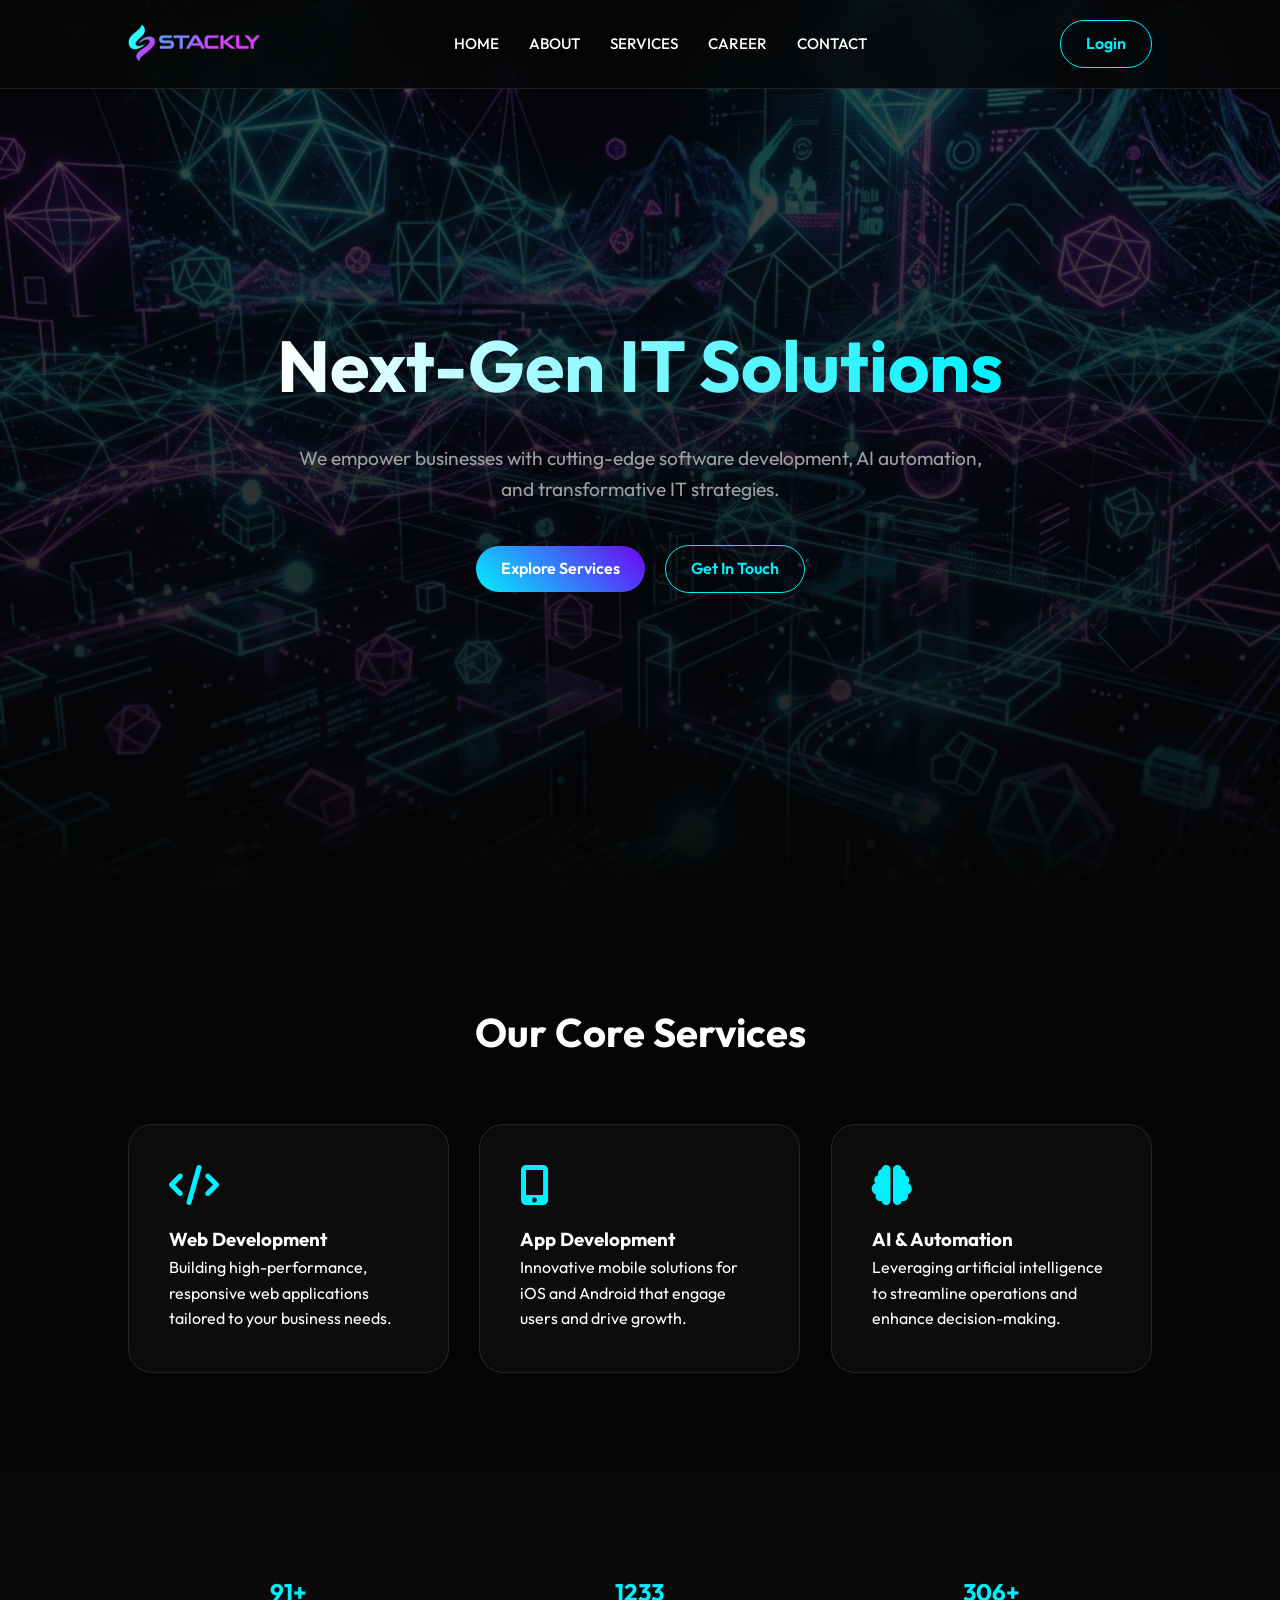
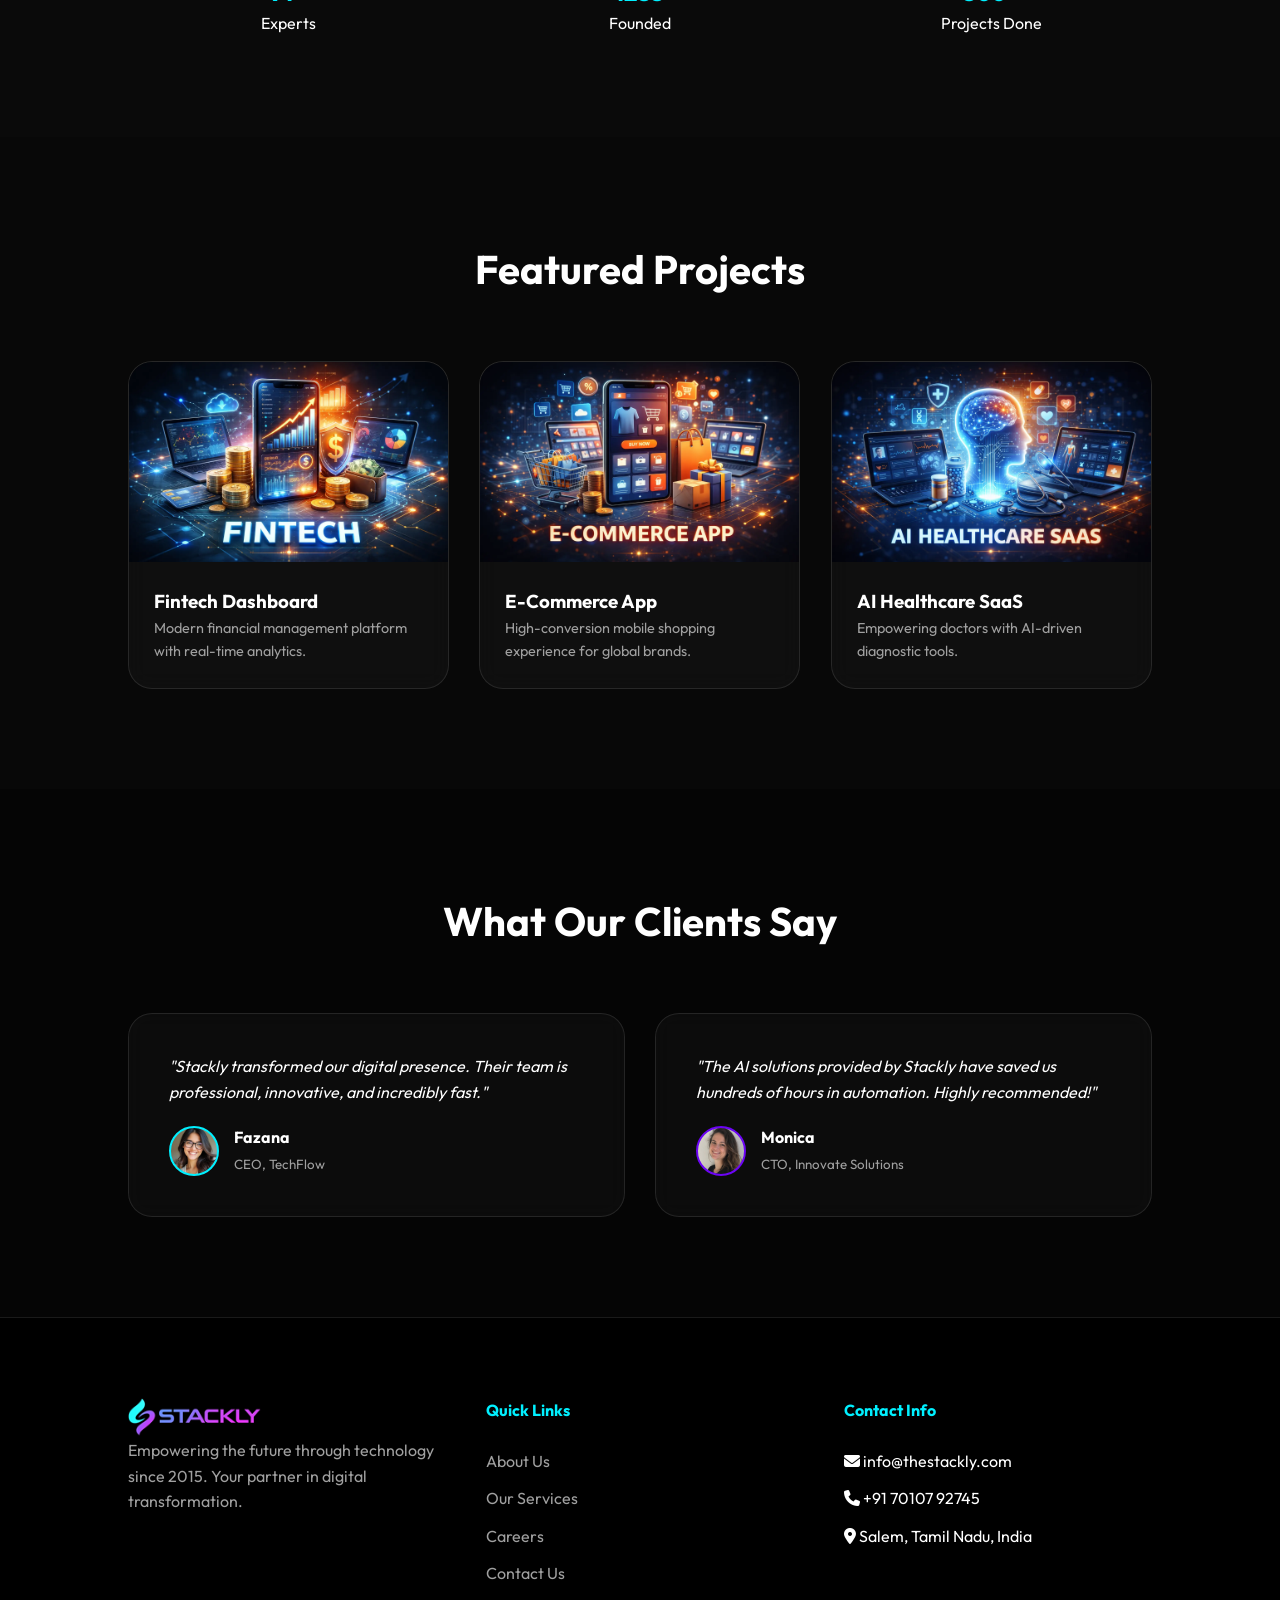
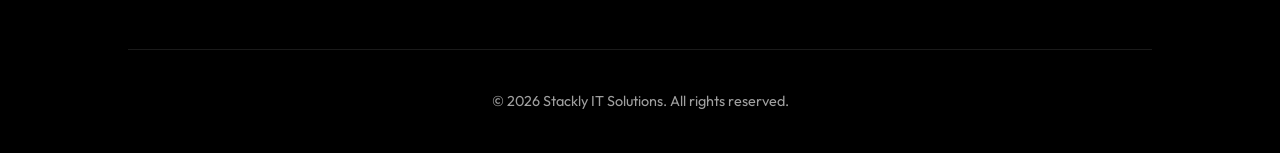
<file: index.html>
<!DOCTYPE html>
<html lang="en">

<head>
    <meta charset="UTF-8">
    <meta name="viewport" content="width=device-width, initial-scale=1.0">
    <title>Stackly | Home - Futuristic IT Solutions</title>
    <link rel="stylesheet" href="static/css/style.css">
    <link rel="preconnect" href="https://fonts.googleapis.com">
    <link rel="preconnect" href="https://fonts.gstatic.com" crossorigin>
    <link href="https://fonts.googleapis.com/css2?family=Outfit:wght@300;400;600;800&display=swap" rel="stylesheet">
    <link rel="stylesheet" href="https://cdnjs.cloudflare.com/ajax/libs/font-awesome/6.4.0/css/all.min.css">
</head>

<body>

    <nav>
        <a href="index.html" class="logo">
            <img src="./static/images/logod.webp" alt="Stackly Logo">
        </a>
        <ul class="nav-links">
            <li><a href="index.html" class="active">Home</a></li>
            <li><a href="about.html">About</a></li>
            <li><a href="services.html">Services</a></li>
            <li><a href="career.html">Career</a></li>
            <li><a href="contact.html">Contact</a></li>
        </ul>
        <div class="auth-btns">
            <a href="login.html" class="btn btn-outline">Login</a>
        </div>
        <div class="menu-btn">
            <i class="fas fa-bars"></i>
        </div>
    </nav>

    <header class="hero">
        <h1 class="anti-gravity-hero">Next-Gen IT Solutions</h1>
        <p class="anti-gravity-hero" style="animation-delay: 0.2s;">We empower businesses with cutting-edge software development, AI automation, and transformative IT strategies.</p>
        <div class="hero-btns anti-gravity-hero" style="animation-delay: 0.4s;">
            <a href="services.html" class="btn btn-primary">Explore Services</a>
            <a href="contact.html" class="btn btn-outline">Get In Touch</a>
        </div>
    </header>

    <section id="services">
        <h2 class="section-title reveal">Our Core Services</h2>
        <div class="grid">
            <div class="card reveal anti-gravity-float">
                <i class="fas fa-code"></i>
                <h3>Web Development</h3>
                <p>Building high-performance, responsive web applications tailored to your business needs.</p>
            </div>
            <div class="card reveal anti-gravity-float">
                <i class="fas fa-mobile-alt"></i>
                <h3>App Development</h3>
                <p>Innovative mobile solutions for iOS and Android that engage users and drive growth.</p>
            </div>
            <div class="card reveal anti-gravity-float">
                <i class="fas fa-brain"></i>
                <h3>AI & Automation</h3>
                <p>Leveraging artificial intelligence to streamline operations and enhance decision-making.</p>
            </div>
        </div>
    </section>

    <section id="stats" style="background: rgba(255,255,255,0.02);">
        <div class="grid" style="text-align: center;">
            <div class="reveal" style="animation: scaleIn 0.8s ease-out;">
                <h2 style="color: var(--primary);"><span class="counter" data-target="150">0</span>+</h2>
                <p>Experts</p>
            </div>
            <div class="reveal" style="animation: scaleIn 0.8s ease-out 0.1s backwards;">
                <h2 style="color: var(--primary);"><span class="counter" data-target="2015">0</span></h2>
                <p>Founded</p>
            </div>
            <div class="reveal" style="animation: scaleIn 0.8s ease-out 0.2s backwards;">
                <h2 style="color: var(--primary);"><span class="counter" data-target="500">0</span>+</h2>
                <p>Projects Done</p>
            </div>
        </div>
    </section>

    <section id="portfolio" style="background: rgba(255,255,255,0.01);">
        <h2 class="section-title reveal">Featured Projects</h2>
        <div class="grid">
            <div class="card reveal anti-gravity-float" style="padding: 0; overflow: hidden;">
                <div
                    style="height: 200px; background-image: url('./static/images/fintech.webp'); background-size: cover; background-position: center;">
                </div>
                <div style="padding: 25px;">
                    <h3>Fintech Dashboard</h3>
                    <p style="color: var(--text-muted); font-size: 0.9rem;">Modern financial management platform with
                        real-time analytics.</p>
                </div>
            </div>
            <div class="card reveal anti-gravity-float" style="padding: 0; overflow: hidden;">
                <div
                    style="height: 200px; background-image: url('./static/images/ecommerce.webp'); background-size: cover; background-position: center;">
                </div>
                <div style="padding: 25px;">
                    <h3>E-Commerce App</h3>
                    <p style="color: var(--text-muted); font-size: 0.9rem;">High-conversion mobile shopping experience
                        for global brands.</p>
                </div>
            </div>
            <div class="card reveal anti-gravity-float" style="padding: 0; overflow: hidden;">
                <div
                    style="height: 200px; background-image: url('./static/images/aihealthcare.webp'); background-size: cover; background-position: center;">
                </div>
                <div style="padding: 25px;">
                    <h3>AI Healthcare SaaS</h3>
                    <p style="color: var(--text-muted); font-size: 0.9rem;">Empowering doctors with AI-driven diagnostic
                        tools.</p>
                </div>
            </div>
        </div>
    </section>

    <section id="testimonials">
        <h2 class="section-title reveal">What Our Clients Say</h2>
        <div class="grid">
            <div class="card reveal anti-gravity-card">
                <p style="font-style: italic; margin-bottom: 20px;">"Stackly transformed our digital presence. Their
                    team is professional, innovative, and incredibly fast."</p>
                <div style="display: flex; align-items: center; gap: 15px;">
                    <div
                        style="width: 50px; height: 50px; border-radius: 50%; background-image: url('./static/images/uifaces-popular-avatar\ \(3\).webp'); background-size: cover; background-position: center; border: 2px solid var(--primary);">
                    </div>
                    <div>
                        <h4 style="margin: 0;">Fazana</h4>
                        <small style="color: var(--text-muted);">CEO, TechFlow</small>
                    </div>
                </div>
            </div>
            <div class="card reveal anti-gravity-card">
                <p style="font-style: italic; margin-bottom: 20px;">"The AI solutions provided by Stackly have saved us
                    hundreds of hours in automation. Highly recommended!"</p>
                <div style="display: flex; align-items: center; gap: 15px;">
                    <div
                        style="width: 50px; height: 50px; border-radius: 50%; background-image: url('./static/images/uifaces-popular-avatar\ \(7\).webp'); background-size: cover; background-position: center; border: 2px solid var(--secondary);">
                    </div>
                    <div>
                        <h4 style="margin: 0;">Monica</h4>
                        <small style="color: var(--text-muted);">CTO, Innovate Solutions</small>
                    </div>
                </div>
            </div>
        </div>
    </section>

    <footer>
        <div class="footer-content">
            <div class="footer-section">
                <a href="index.html" class="logo">
                    <img src="./static/images/logod.webp" alt="Stackly Logo"></a>
                <p style="color: var(--text-muted);">Empowering the future through technology since 2015. Your partner
                    in digital transformation.</p>
            </div>
            <div class="footer-section">
                <h4>Quick Links</h4>
                <ul>
                    <li><a href="about.html">About Us</a></li>
                    <li><a href="services.html">Our Services</a></li>
                    <li><a href="career.html">Careers</a></li>
                    <li><a href="contact.html">Contact Us</a></li>
                </ul>
            </div>
            <div class="footer-section">
                <h4>Contact Info</h4>
                <ul>
                    <li><i class="fas fa-envelope"></i> info@thestackly.com</li>
                    <li><i class="fas fa-phone"></i> +91 70107 92745</li>
                    <li><i class="fas fa-map-marker-alt"></i> Salem, Tamil Nadu, India</li>
                </ul>
            </div>
        </div>
        <div class="copyright">
            &copy; 2026 Stackly IT Solutions. All rights reserved.
        </div>
    </footer>

    <script src="static/js/script.js"></script>
</body>

</html>
</file>
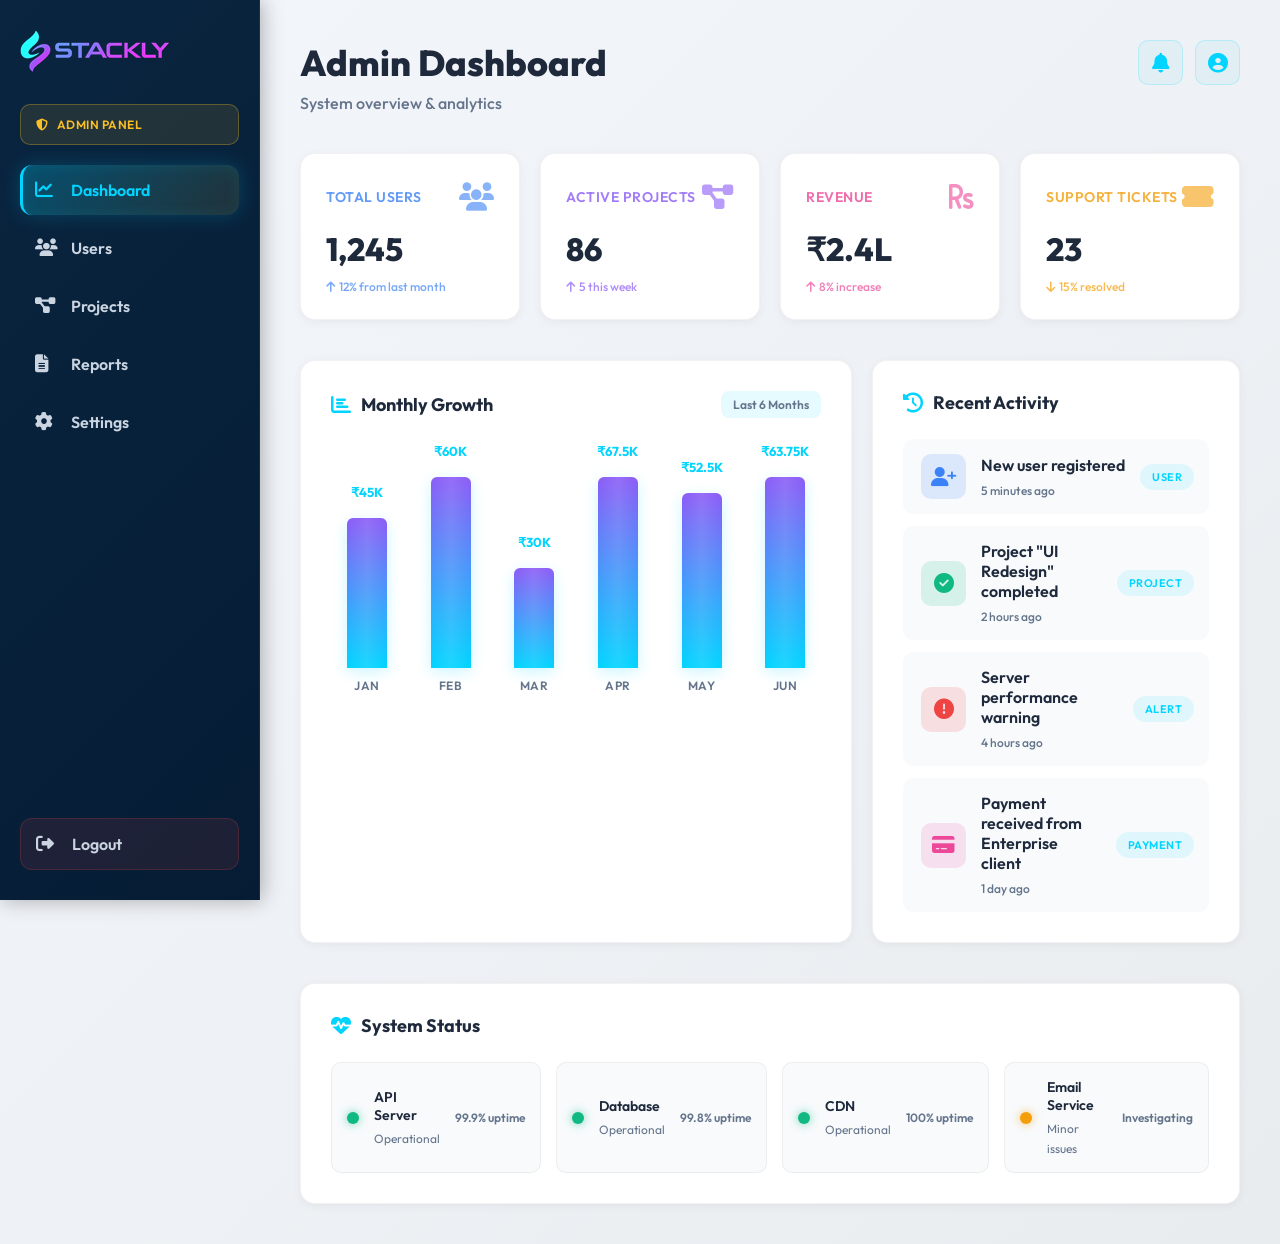
<file: admindashboard.html>
<!DOCTYPE html>
<html lang="en">
<head>
<meta charset="UTF-8">
<title>Stackly Admin Dashboard</title>
    <link href="https://fonts.googleapis.com/css2?family=Outfit:wght@300;400;500;600;700;800&display=swap" rel="stylesheet">
    <link rel="stylesheet" href="https://cdnjs.cloudflare.com/ajax/libs/font-awesome/6.4.0/css/all.min.css">
    <link rel="stylesheet" href="admindashboard.css">
</head>
<body>

<div class="container">

    <!-- Sidebar -->
    <aside class="sidebar">
        <div class="sidebar-header">
            <a href="index.html" class="logo">
                <img src="./static/images/logod.webp" alt="Stackly Logo">
            </a>
        </div>
        <div class="admin-badge">
            <i class="fas fa-shield-alt"></i>
            <span>Admin Panel</span>
        </div>
        <ul class="sidebar-menu">
            <li class="menu-item active">
                <i class="fas fa-chart-line"></i>
                <span>Dashboard</span>
            </li>
            <li class="menu-item" onclick="window.location.href='404.html'">
                <i class="fas fa-users"></i>
                <span>Users</span>
            </li>
            <li class="menu-item" onclick="window.location.href='404.html'">
                <i class="fas fa-project-diagram"></i>
                <span>Projects</span>
            </li>
            <li class="menu-item" onclick="window.location.href='404.html'">
                <i class="fas fa-file-alt"></i>
                <span>Reports</span>
            </li>
            <li class="menu-item" onclick="window.location.href='404.html'">
                <i class="fas fa-cog"></i>
                <span>Settings</span>
            </li>
        </ul>
        <a href="login.html" class="logout-btn">
            <i class="fas fa-sign-out-alt"></i>
            <span>Logout</span>
        </a>
    </aside>

    <!-- Main Content -->
    <main class="main">

        <header class="header-section">
            <div>
                <h1>Admin Dashboard</h1>
                <p class="subtitle">System overview & analytics</p>
            </div>
            <div class="header-actions">
                <button class="btn-action"><i class="fas fa-bell"></i></button>
                <button class="btn-action"><i class="fas fa-user-circle"></i></button>
            </div>
        </header>

        <!-- Stats Cards -->
        <section class="cards">
            <div class="card card-1">
                <div class="card-header">
                    <h3>Total Users</h3>
                    <span class="card-icon"><i class="fas fa-users"></i></span>
                </div>
                <p class="card-value">1,245</p>
                <small class="card-change"><i class="fas fa-arrow-up"></i> 12% from last month</small>
            </div>
            <div class="card card-2">
                <div class="card-header">
                    <h3>Active Projects</h3>
                    <span class="card-icon"><i class="fas fa-project-diagram"></i></span>
                </div>
                <p class="card-value">86</p>
                <small class="card-change"><i class="fas fa-arrow-up"></i> 5 this week</small>
            </div>
            <div class="card card-3">
                <div class="card-header">
                    <h3>Revenue</h3>
                    <span class="card-icon"><i class="fas fa-rupee-sign"></i></span>
                </div>
                <p class="card-value">₹2.4L</p>
                <small class="card-change"><i class="fas fa-arrow-up"></i> 8% increase</small>
            </div>
            <div class="card card-4">
                <div class="card-header">
                    <h3>Support Tickets</h3>
                    <span class="card-icon"><i class="fas fa-ticket-alt"></i></span>
                </div>
                <p class="card-value">23</p>
                <small class="card-change"><i class="fas fa-arrow-down"></i> 15% resolved</small>
            </div>
        </section>

        <!-- Charts & Analytics -->
        <section class="charts-section">
            <!-- Bar Chart -->
            <div class="chart-container">
                <div class="section-header">
                    <h2><i class="fas fa-chart-bar"></i> Monthly Growth</h2>
                    <span class="time-range">Last 6 Months</span>
                </div>
                <div class="chart">
                    <div class="chart-item">
                        <span class="bar-value">₹45K</span>
                        <div class="bar" data-height="60%"></div>
                        <span class="month-label">Jan</span>
                    </div>
                    <div class="chart-item">
                        <span class="bar-value">₹60K</span>
                        <div class="bar" data-height="80%"></div>
                        <span class="month-label">Feb</span>
                    </div>
                    <div class="chart-item">
                        <span class="bar-value">₹30K</span>
                        <div class="bar" data-height="40%"></div>
                        <span class="month-label">Mar</span>
                    </div>
                    <div class="chart-item">
                        <span class="bar-value">₹67.5K</span>
                        <div class="bar" data-height="90%"></div>
                        <span class="month-label">Apr</span>
                    </div>
                    <div class="chart-item">
                        <span class="bar-value">₹52.5K</span>
                        <div class="bar" data-height="70%"></div>
                        <span class="month-label">May</span>
                    </div>
                    <div class="chart-item">
                        <span class="bar-value">₹63.75K</span>
                        <div class="bar" data-height="85%"></div>
                        <span class="month-label">Jun</span>
                    </div>
                </div>
            </div>

            <!-- Recent Activity -->
            <div class="activity-container">
                <div class="section-header">
                    <h2><i class="fas fa-history"></i> Recent Activity</h2>
                </div>
                <div class="activity-list">
                    <div class="activity-item">
                        <div class="activity-icon user"><i class="fas fa-user-plus"></i></div>
                        <div class="activity-info">
                            <p class="activity-title">New user registered</p>
                            <small>5 minutes ago</small>
                        </div>
                        <span class="activity-badge">User</span>
                    </div>
                    <div class="activity-item">
                        <div class="activity-icon project"><i class="fas fa-check-circle"></i></div>
                        <div class="activity-info">
                            <p class="activity-title">Project "UI Redesign" completed</p>
                            <small>2 hours ago</small>
                        </div>
                        <span class="activity-badge">Project</span>
                    </div>
                    <div class="activity-item">
                        <div class="activity-icon alert"><i class="fas fa-exclamation-circle"></i></div>
                        <div class="activity-info">
                            <p class="activity-title">Server performance warning</p>
                            <small>4 hours ago</small>
                        </div>
                        <span class="activity-badge">Alert</span>
                    </div>
                    <div class="activity-item">
                        <div class="activity-icon payment"><i class="fas fa-credit-card"></i></div>
                        <div class="activity-info">
                            <p class="activity-title">Payment received from Enterprise client</p>
                            <small>1 day ago</small>
                        </div>
                        <span class="activity-badge">Payment</span>
                    </div>
                </div>
            </div>
        </section>

        <!-- System Status -->
        <section class="status-section">
            <div class="section-header">
                <h2><i class="fas fa-heartbeat"></i> System Status</h2>
            </div>
            <div class="status-grid">
                <div class="status-item">
                    <div class="status-dot online"></div>
                    <div class="status-content">
                        <p class="status-name">API Server</p>
                        <small>Operational</small>
                    </div>
                    <span class="status-time">99.9% uptime</span>
                </div>
                <div class="status-item">
                    <div class="status-dot online"></div>
                    <div class="status-content">
                        <p class="status-name">Database</p>
                        <small>Operational</small>
                    </div>
                    <span class="status-time">99.8% uptime</span>
                </div>
                <div class="status-item">
                    <div class="status-dot online"></div>
                    <div class="status-content">
                        <p class="status-name">CDN</p>
                        <small>Operational</small>
                    </div>
                    <span class="status-time">100% uptime</span>
                </div>
                <div class="status-item">
                    <div class="status-dot warning"></div>
                    <div class="status-content">
                        <p class="status-name">Email Service</p>
                        <small>Minor issues</small>
                    </div>
                    <span class="status-time">Investigating</span>
                </div>
            </div>
        </section>

    </main>

</div>

<style>
    .bar-value {
        font-size: 13px;
        color: #00d4ff;
        font-weight: 700;
        margin-bottom: 8px;
        display: block;
    }
</style>

<script>
    document.addEventListener('DOMContentLoaded', () => {
        const bars = document.querySelectorAll('.bar');
        
        // Simple intersection observer to trigger animation when visible
        const observer = new IntersectionObserver((entries) => {
            entries.forEach(entry => {
                if (entry.isIntersecting) {
                    const bar = entry.target;
                    const height = bar.getAttribute('data-height');
                    setTimeout(() => {
                        bar.style.height = height;
                    }, 200);
                    observer.unobserve(bar);
                }
            });
        }, { threshold: 0.1 });

        bars.forEach(bar => {
            bar.style.height = '0';
            bar.style.transition = 'height 1.2s cubic-bezier(0.34, 1.56, 0.64, 1)';
            observer.observe(bar);
        });
    });
</script>

</body>
</html>
</file>
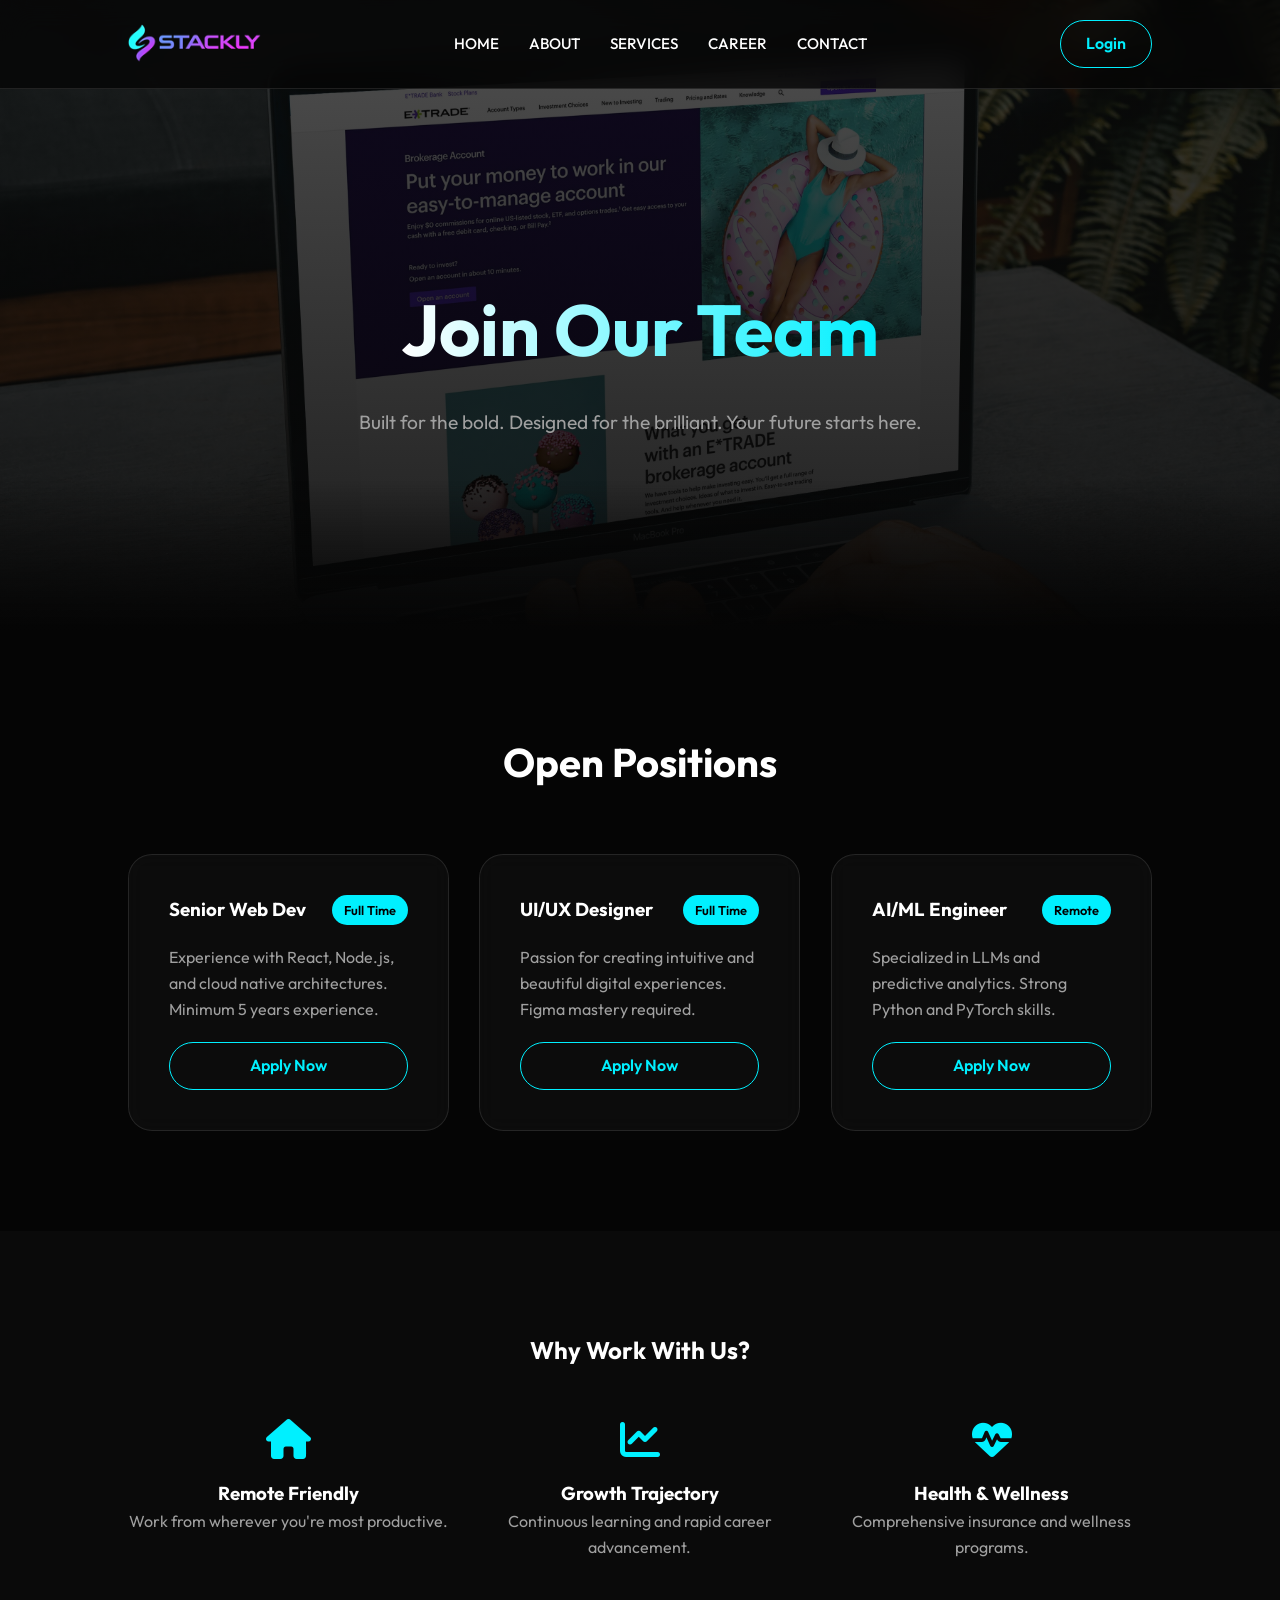
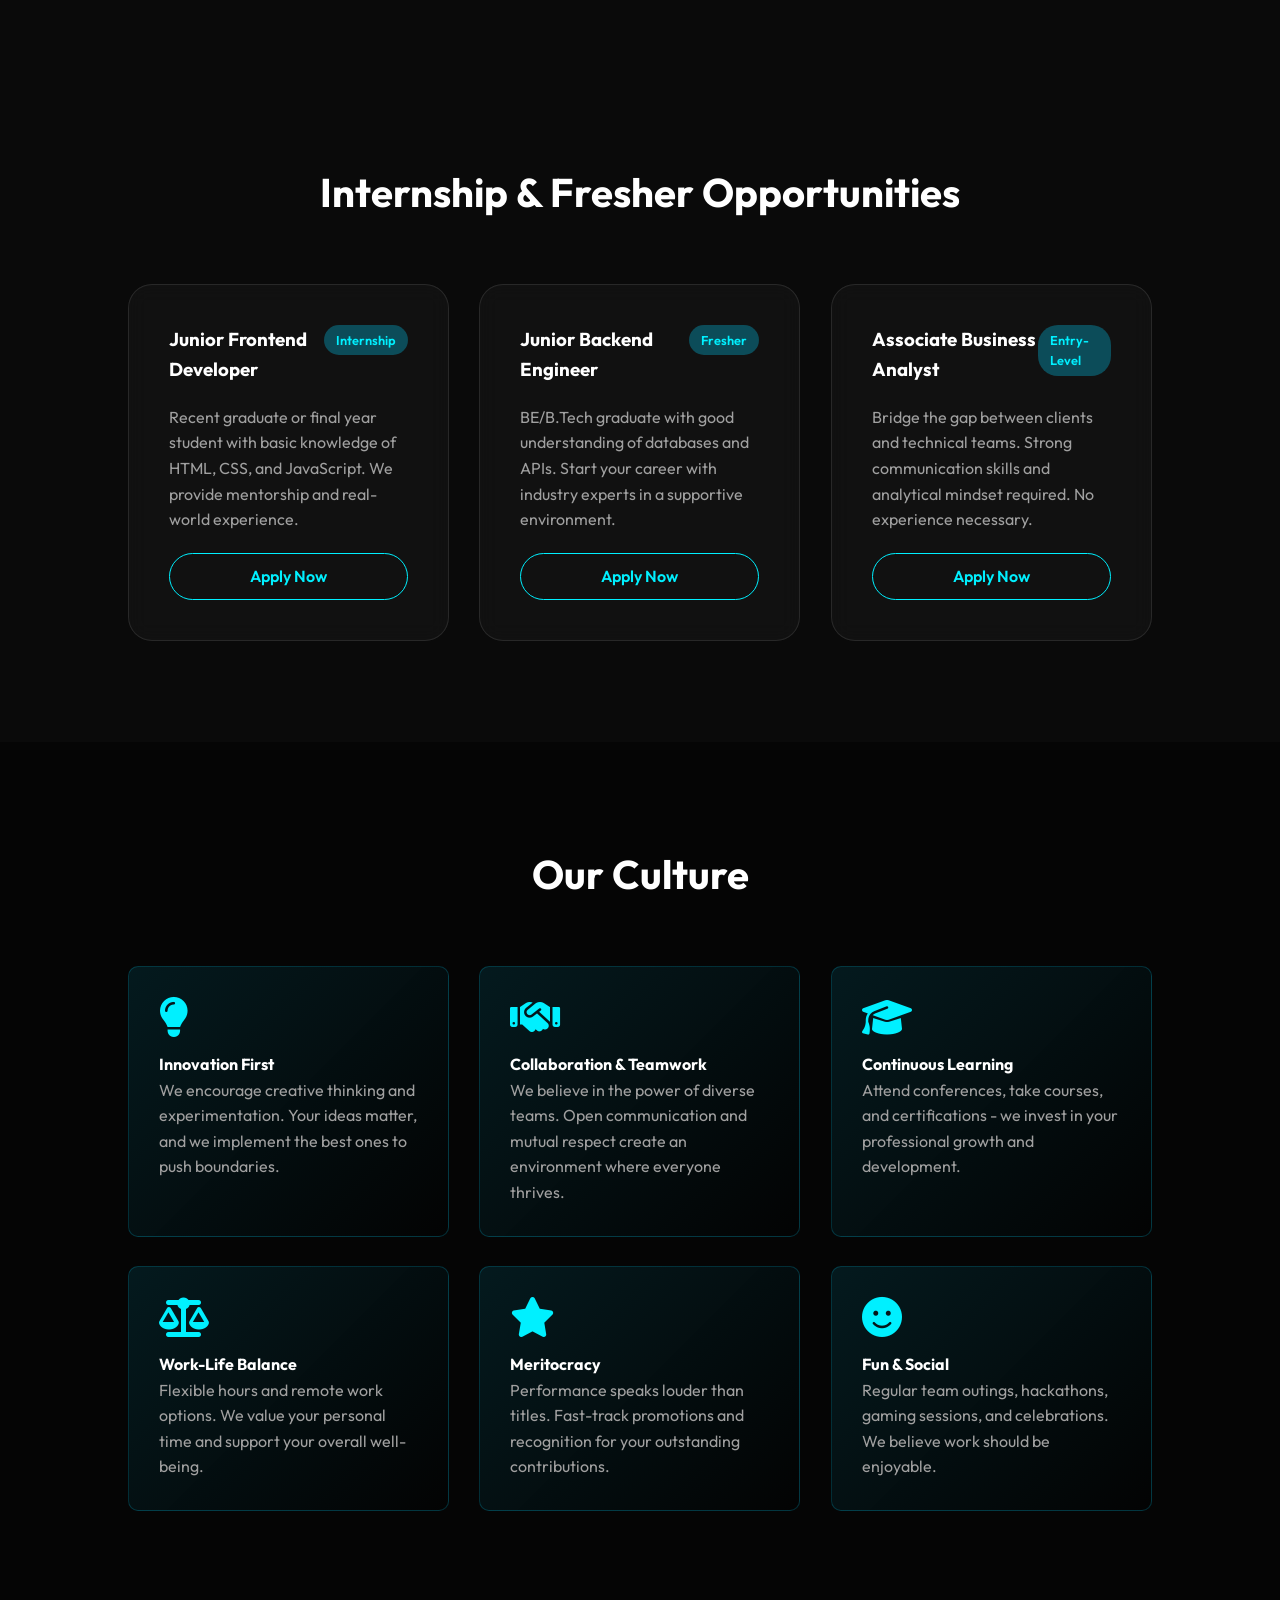
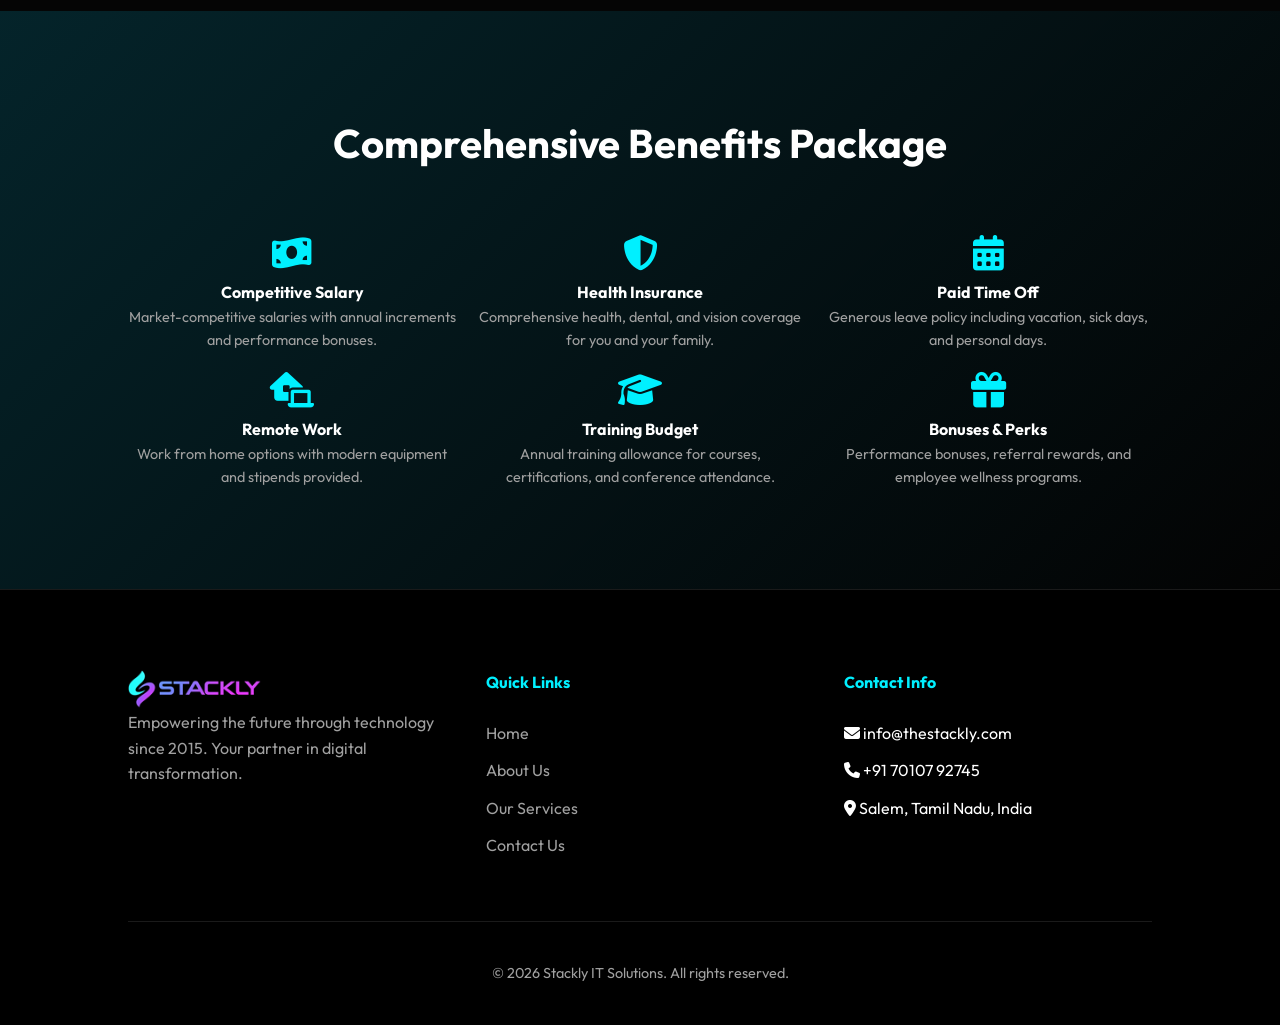
<file: career.html>
<!DOCTYPE html>
<html lang="en">

<head>
    <meta charset="UTF-8">
    <meta name="viewport" content="width=device-width, initial-scale=1.0">
    <title>Careers | Stackly - Join Our Team</title>
    <link rel="stylesheet" href="static/css/style.css">
    <link rel="preconnect" href="https://fonts.googleapis.com">
    <link rel="preconnect" href="https://fonts.gstatic.com" crossorigin>
    <link href="https://fonts.googleapis.com/css2?family=Outfit:wght@300;400;600;800&display=swap" rel="stylesheet">
    <link rel="stylesheet" href="https://cdnjs.cloudflare.com/ajax/libs/font-awesome/6.4.0/css/all.min.css">
</head>

<body>

    <nav>
        <a href="index.html" class="logo">
            <img src="./static/images/logod.webp" alt="Stackly Logo">
        </a>
        <ul class="nav-links">
            <li><a href="index.html">Home</a></li>
            <li><a href="about.html">About</a></li>
            <li><a href="services.html">Services</a></li>
            <li><a href="career.html">Career</a></li>
            <li><a href="contact.html">Contact</a></li>
        </ul>
        <div class="auth-btns">
            <a href="login.html" class="btn btn-outline">Login</a>
        </div>
        <div class="menu-btn">
            <i class="fas fa-bars"></i>
        </div>
    </nav>

    <section class="hero"
        style="height: 70vh; padding-top: 120px; background-image: linear-gradient(to bottom, rgba(5,5,5,0.7), rgba(5,5,5,0.9)), url('./static/images/piggybank-p4QWHbu7-6A-unsplash.webp'); background-size: cover; background-position: center;">
        <h1 class="anti-gravity-hero">Join Our Team</h1>
        <p class="anti-gravity-hero" style="animation-delay: 0.2s;">Built for the bold. Designed for the brilliant. Your
            future starts here.</p>
    </section>

    <section>
        <h2 class="section-title reveal">Open Positions</h2>
        <div class="grid">
            <div class="card reveal anti-gravity-card">
                <div
                    style="display: flex; justify-content: space-between; align-items: flex-start; margin-bottom: 20px;">
                    <h3>Senior Web Dev</h3>
                    <span
                        style="background: var(--primary); color: #000; padding: 5px 12px; border-radius: 20px; font-size: 0.8rem; font-weight: 600;">Full
                        Time</span>
                </div>
                <p style="color: var(--text-muted); margin-bottom: 20px;">Experience with React, Node.js, and cloud
                    native architectures. Minimum 5 years experience.</p>
                <a href="/404.html" class="btn btn-outline" style="display: block; text-align: center;">Apply Now</a>
            </div>
            <div class="card reveal anti-gravity-card">
                <div
                    style="display: flex; justify-content: space-between; align-items: flex-start; margin-bottom: 20px;">
                    <h3>UI/UX Designer</h3>
                    <span
                        style="background: var(--primary); color: #000; padding: 5px 12px; border-radius: 20px; font-size: 0.8rem; font-weight: 600;">Full
                        Time</span>
                </div>
                <p style="color: var(--text-muted); margin-bottom: 20px;">Passion for creating intuitive and beautiful
                    digital experiences. Figma mastery required.</p>
                <a href="/404.html" class="btn btn-outline" style="display: block; text-align: center;">Apply
                    Now</a>
            </div>
            <div class="card reveal anti-gravity-card">
                <div
                    style="display: flex; justify-content: space-between; align-items: flex-start; margin-bottom: 20px;">
                    <h3>AI/ML Engineer</h3>
                    <span
                        style="background: var(--primary); color: #000; padding: 5px 12px; border-radius: 20px; font-size: 0.8rem; font-weight: 600;">Remote</span>
                </div>
                <p style="color: var(--text-muted); margin-bottom: 20px;">Specialized in LLMs and predictive analytics.
                    Strong Python and PyTorch skills.</p>
                <a href="/404.html" class="btn btn-outline" style="display: block; text-align: center;">Apply
                    Now</a>
            </div>
        </div>
    </section>

    <section style="background: rgba(255,255,255,0.02); text-align: center;">
        <h2 class="reveal">Why Work With Us?</h2>
        <div class="grid" style="margin-top: 50px;">
            <div class="reveal anti-gravity-float">
                <i class="fas fa-home" style="font-size: 2.5rem; color: var(--primary); margin-bottom: 20px;"></i>
                <h3>Remote Friendly</h3>
                <p style="color: var(--text-muted);">Work from wherever you're most productive.</p>
            </div>
            <div class="reveal anti-gravity-float">
                <i class="fas fa-chart-line" style="font-size: 2.5rem; color: var(--primary); margin-bottom: 20px;"></i>
                <h3>Growth Trajectory</h3>
                <p style="color: var(--text-muted);">Continuous learning and rapid career advancement.</p>
            </div>
            <div class="reveal anti-gravity-float">
                <i class="fas fa-heartbeat" style="font-size: 2.5rem; color: var(--primary); margin-bottom: 20px;"></i>
                <h3>Health & Wellness</h3>
                <p style="color: var(--text-muted);">Comprehensive insurance and wellness programs.</p>
            </div>
        </div>
    </section>

    <section style="background: rgba(255,255,255,0.02);">
        <h2 class="section-title reveal">Internship & Fresher Opportunities</h2>
        <div class="grid" style="margin-top: 50px;">
            <div class="card reveal anti-gravity-card">
                <div
                    style="display: flex; justify-content: space-between; align-items: flex-start; margin-bottom: 20px;">
                    <h3>Junior Frontend Developer</h3>
                    <span
                        style="background: rgba(0, 212, 255, 0.3); color: var(--primary); padding: 5px 12px; border-radius: 20px; font-size: 0.8rem; font-weight: 600;">Internship</span>
                </div>
                <p style="color: var(--text-muted); margin-bottom: 20px;">Recent graduate or final year student with
                    basic knowledge of HTML, CSS, and JavaScript. We provide mentorship and real-world experience.</p>
                <a href="/404.html" class="btn btn-outline" style="display: block; text-align: center;">Apply Now</a>
            </div>
            <div class="card reveal anti-gravity-card">
                <div
                    style="display: flex; justify-content: space-between; align-items: flex-start; margin-bottom: 20px;">
                    <h3>Junior Backend Engineer</h3>
                    <span
                        style="background: rgba(0, 212, 255, 0.3); color: var(--primary); padding: 5px 12px; border-radius: 20px; font-size: 0.8rem; font-weight: 600;">Fresher</span>
                </div>
                <p style="color: var(--text-muted); margin-bottom: 20px;">BE/B.Tech graduate with good understanding of
                    databases and APIs. Start your career with industry experts in a supportive environment.</p>
                <a href="/404.html" class="btn btn-outline" style="display: block; text-align: center;">Apply Now</a>
            </div>
            <div class="card reveal anti-gravity-card">
                <div
                    style="display: flex; justify-content: space-between; align-items: flex-start; margin-bottom: 20px;">
                    <h3>Associate Business Analyst</h3>
                    <span
                        style="background: rgba(0, 212, 255, 0.3); color: var(--primary); padding: 5px 12px; border-radius: 20px; font-size: 0.8rem; font-weight: 600;">Entry-Level</span>
                </div>
                <p style="color: var(--text-muted); margin-bottom: 20px;">Bridge the gap between clients and technical
                    teams. Strong communication skills and analytical mindset required. No experience necessary.</p>
                <a href="/404.html" class="btn btn-outline" style="display: block; text-align: center;">Apply Now</a>
            </div>
        </div>
    </section>

    <section>
        <h2 class="section-title reveal">Our Culture</h2>
        <div
            style="display: grid; grid-template-columns: repeat(auto-fit, minmax(280px, 1fr)); gap: 30px; margin-top: 50px;">
            <div class="culture-card reveal anti-gravity-float"
                style="background: linear-gradient(135deg, rgba(0, 212, 255, 0.1), rgba(0, 0, 0, 0.3)); padding: 30px; border-radius: 10px; border: 1px solid rgba(0, 212, 255, 0.2);">
                <i class="fas fa-lightbulb" style="font-size: 2.5rem; color: var(--primary); margin-bottom: 15px;"></i>
                <h4>Innovation First</h4>
                <p style="color: var(--text-muted);">We encourage creative thinking and experimentation. Your ideas
                    matter, and we implement the best ones to push boundaries.</p>
            </div>
            <div class="culture-card reveal anti-gravity-float"
                style="background: linear-gradient(135deg, rgba(0, 212, 255, 0.1), rgba(0, 0, 0, 0.3)); padding: 30px; border-radius: 10px; border: 1px solid rgba(0, 212, 255, 0.2);">
                <i class="fas fa-handshake" style="font-size: 2.5rem; color: var(--primary); margin-bottom: 15px;"></i>
                <h4>Collaboration & Teamwork</h4>
                <p style="color: var(--text-muted);">We believe in the power of diverse teams. Open communication and
                    mutual respect create an environment where everyone thrives.</p>
            </div>
            <div class="culture-card reveal anti-gravity-float"
                style="background: linear-gradient(135deg, rgba(0, 212, 255, 0.1), rgba(0, 0, 0, 0.3)); padding: 30px; border-radius: 10px; border: 1px solid rgba(0, 212, 255, 0.2);">
                <i class="fas fa-graduation-cap"
                    style="font-size: 2.5rem; color: var(--primary); margin-bottom: 15px;"></i>
                <h4>Continuous Learning</h4>
                <p style="color: var(--text-muted);">Attend conferences, take courses, and certifications - we invest in
                    your professional growth and development.</p>
            </div>
            <div class="culture-card reveal anti-gravity-float"
                style="background: linear-gradient(135deg, rgba(0, 212, 255, 0.1), rgba(0, 0, 0, 0.3)); padding: 30px; border-radius: 10px; border: 1px solid rgba(0, 212, 255, 0.2);">
                <i class="fas fa-balance-scale"
                    style="font-size: 2.5rem; color: var(--primary); margin-bottom: 15px;"></i>
                <h4>Work-Life Balance</h4>
                <p style="color: var(--text-muted);">Flexible hours and remote work options. We value your personal time
                    and support your overall well-being.</p>
            </div>
            <div class="culture-card reveal anti-gravity-float"
                style="background: linear-gradient(135deg, rgba(0, 212, 255, 0.1), rgba(0, 0, 0, 0.3)); padding: 30px; border-radius: 10px; border: 1px solid rgba(0, 212, 255, 0.2);">
                <i class="fas fa-star" style="font-size: 2.5rem; color: var(--primary); margin-bottom: 15px;"></i>
                <h4>Meritocracy</h4>
                <p style="color: var(--text-muted);">Performance speaks louder than titles. Fast-track promotions and
                    recognition for your outstanding contributions.</p>
            </div>
            <div class="culture-card reveal anti-gravity-float"
                style="background: linear-gradient(135deg, rgba(0, 212, 255, 0.1), rgba(0, 0, 0, 0.3)); padding: 30px; border-radius: 10px; border: 1px solid rgba(0, 212, 255, 0.2);">
                <i class="fas fa-smile" style="font-size: 2.5rem; color: var(--primary); margin-bottom: 15px;"></i>
                <h4>Fun & Social</h4>
                <p style="color: var(--text-muted);">Regular team outings, hackathons, gaming sessions, and
                    celebrations. We believe work should be enjoyable.</p>
            </div>
        </div>
    </section>

    <section style="background: linear-gradient(135deg, rgba(0, 212, 255, 0.15), rgba(0, 0, 0, 0.4));">
        <h2 class="section-title reveal">Comprehensive Benefits Package</h2>
        <div style="display: grid; grid-template-columns: repeat(3, 1fr); gap: 20px; margin-top: 50px;">
            <div class="reveal anti-gravity-float" style="text-align: center;">
                <i class="fas fa-money-bill-wave"
                    style="font-size: 2.2rem; color: var(--primary); margin-bottom: 10px;"></i>
                <h4>Competitive Salary</h4>
                <p style="color: var(--text-muted); font-size: 0.9rem;">Market-competitive salaries with annual
                    increments and performance bonuses.</p>
            </div>
            <div class="reveal anti-gravity-float" style="text-align: center;">
                <i class="fas fa-shield-alt" style="font-size: 2.2rem; color: var(--primary); margin-bottom: 10px;"></i>
                <h4>Health Insurance</h4>
                <p style="color: var(--text-muted); font-size: 0.9rem;">Comprehensive health, dental, and vision
                    coverage for you and your family.</p>
            </div>
            <div class="reveal anti-gravity-float" style="text-align: center;">
                <i class="fas fa-calendar-days"
                    style="font-size: 2.2rem; color: var(--primary); margin-bottom: 10px;"></i>
                <h4>Paid Time Off</h4>
                <p style="color: var(--text-muted); font-size: 0.9rem;">Generous leave policy including vacation, sick
                    days, and personal days.</p>
            </div>
            <div class="reveal anti-gravity-float" style="text-align: center;">
                <i class="fas fa-laptop-house"
                    style="font-size: 2.2rem; color: var(--primary); margin-bottom: 10px;"></i>
                <h4>Remote Work</h4>
                <p style="color: var(--text-muted); font-size: 0.9rem;">Work from home options with modern equipment and
                    stipends provided.</p>
            </div>
            <div class="reveal anti-gravity-float" style="text-align: center;">
                <i class="fas fa-graduation-cap"
                    style="font-size: 2.2rem; color: var(--primary); margin-bottom: 10px;"></i>
                <h4>Training Budget</h4>
                <p style="color: var(--text-muted); font-size: 0.9rem;">Annual training allowance for courses,
                    certifications, and conference attendance.</p>
            </div>
            <div class="reveal anti-gravity-float" style="text-align: center;">
                <i class="fas fa-gift" style="font-size: 2.2rem; color: var(--primary); margin-bottom: 10px;"></i>
                <h4>Bonuses & Perks</h4>
                <p style="color: var(--text-muted); font-size: 0.9rem;">Performance bonuses, referral rewards, and
                    employee wellness programs.</p>
            </div>
        </div>
    </section>

    <style>
        @keyframes slideInLeft {
            from {
                opacity: 0;
                transform: translateX(-30px);
            }

            to {
                opacity: 1;
                transform: translateX(0);
            }
        }

        @keyframes fadeInUp {
            from {
                opacity: 0;
                transform: translateY(20px);
            }

            to {
                opacity: 1;
                transform: translateY(0);
            }
        }

        @keyframes bounceIn {
            from {
                opacity: 0;
                transform: scale(0.9);
            }

            to {
                opacity: 1;
                transform: scale(1);
            }
        }

        .culture-card {
            transition: all 0.3s ease !important;
            cursor: pointer;
        }

        .culture-card:hover {
            transform: translateY(-5px);
            background: linear-gradient(135deg, rgba(0, 212, 255, 0.2), rgba(0, 0, 0, 0.4)) !important;
            border-color: var(--primary) !important;
            box-shadow: 0 10px 20px rgba(0, 212, 255, 0.15);
        }
    </style>

    <footer>
        <div class="footer-content">
            <div class="footer-section">
                <a href="index.html" class="logo">
                    <img src="./static/images/logod.webp" alt="Stackly Logo">
                </a>
                <p style="color: var(--text-muted);">Empowering the future through technology since 2015. Your partner
                    in digital transformation.</p>
            </div>
            <div class="footer-section">
                <h4>Quick Links</h4>
                <ul>
                    <li><a href="index.html">Home</a></li>
                    <li><a href="about.html">About Us</a></li>
                    <li><a href="services.html">Our Services</a></li>
                    <li><a href="contact.html">Contact Us</a></li>
                </ul>
            </div>
            <div class="footer-section">
                <h4>Contact Info</h4>
                <ul>
                    <li><i class="fas fa-envelope"></i> info@thestackly.com</li>
                    <li><i class="fas fa-phone"></i> +91 70107 92745</li>
                    <li><i class="fas fa-map-marker-alt"></i> Salem, Tamil Nadu, India</li>
                </ul>
            </div>
        </div>
        <div class="copyright">
            &copy; 2026 Stackly IT Solutions. All rights reserved.
        </div>
    </footer>

    <script src="static/js/script.js"></script>
</body>

</html>
</file>
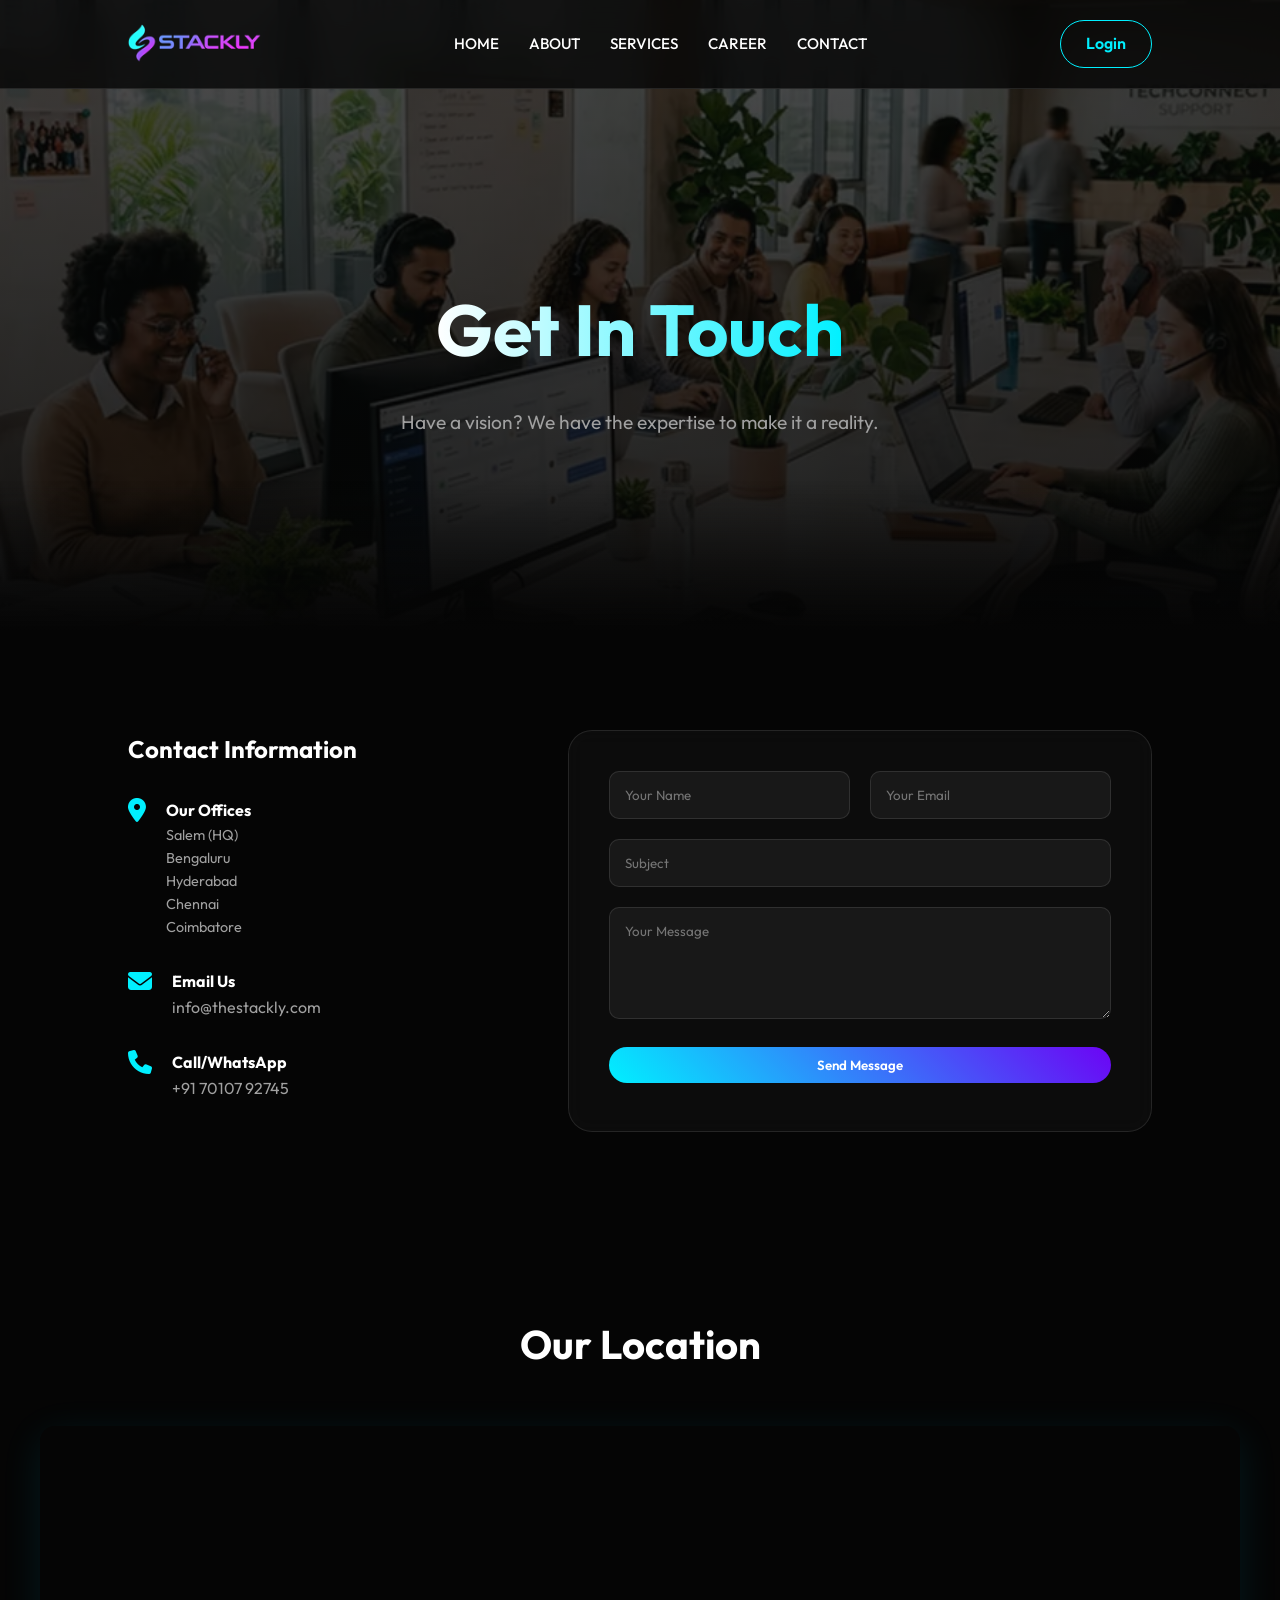
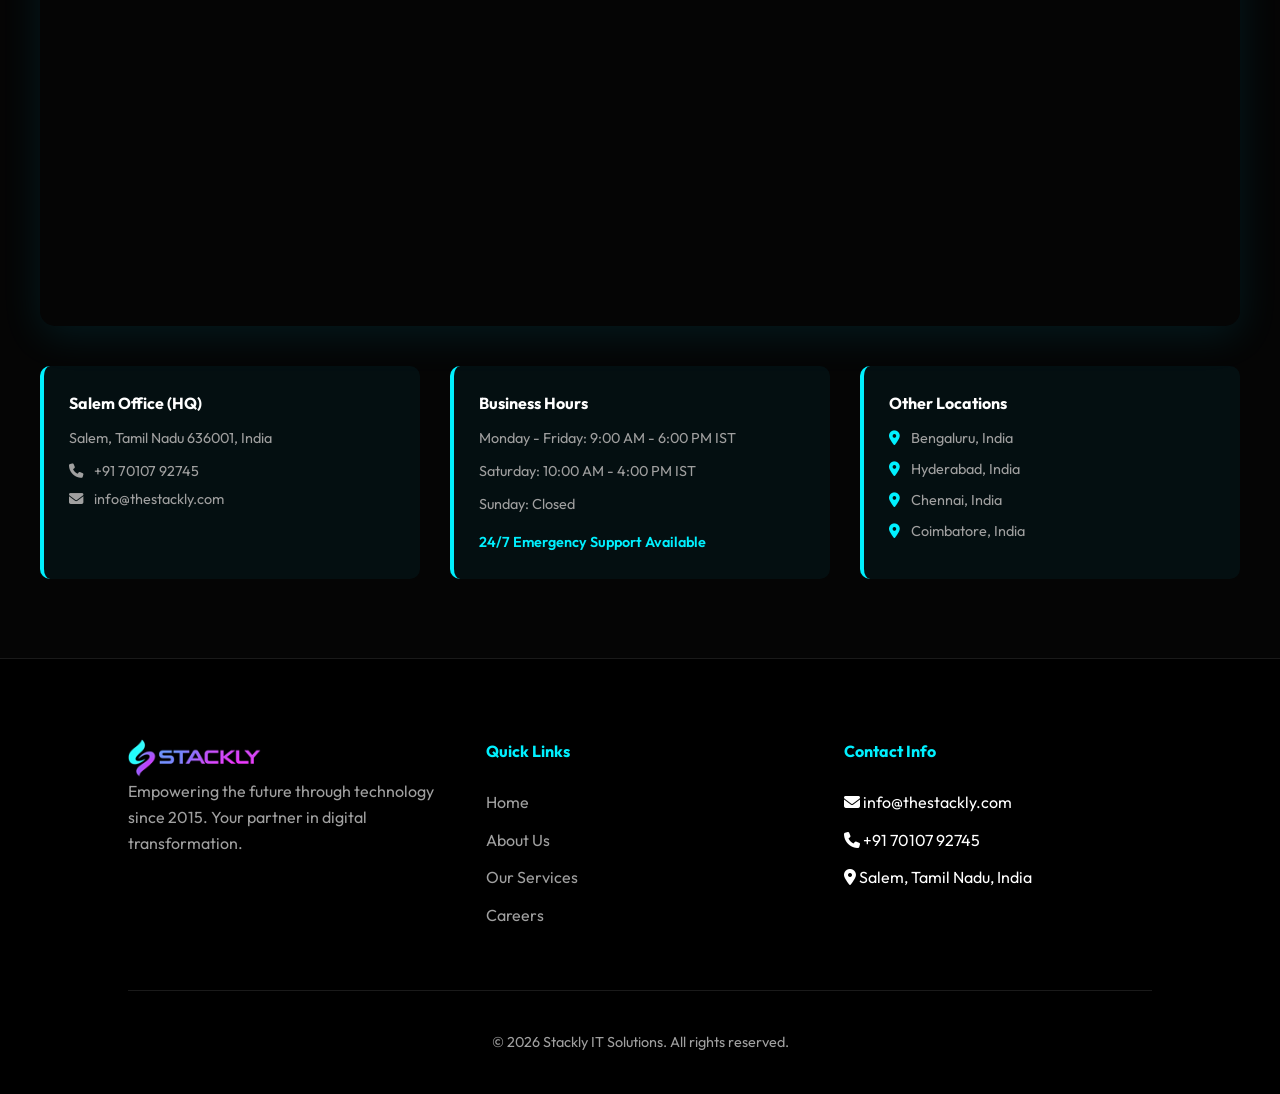
<file: contact.html>
<!DOCTYPE html>
<html lang="en">

<head>
    <meta charset="UTF-8">
    <meta name="viewport" content="width=device-width, initial-scale=1.0">
    <title>Contact Us | Stackly - Let's Build the Future</title>
    <link rel="stylesheet" href="static/css/style.css">
    <link rel="preconnect" href="https://fonts.googleapis.com">
    <link rel="preconnect" href="https://fonts.gstatic.com" crossorigin>
    <link href="https://fonts.googleapis.com/css2?family=Outfit:wght@300;400;600;800&display=swap" rel="stylesheet">
    <link rel="stylesheet" href="https://cdnjs.cloudflare.com/ajax/libs/font-awesome/6.4.0/css/all.min.css">
    <style>
        .contact-container {
            display: grid;
            grid-template-columns: 1fr 1.5fr;
            gap: 50px;
        }

        form input,
        form textarea {
            width: 100%;
            padding: 15px;
            background: rgba(255, 255, 255, 0.05);
            border: 1px solid var(--glass-border);
            border-radius: 10px;
            color: white;
            margin-bottom: 20px;
            outline: none;
            transition: var(--transition);
        }

        form input:focus,
        form textarea:focus {
            border-color: var(--primary);
            background: rgba(255, 255, 255, 0.08);
        }

        @media (max-width: 768px) {
            .contact-container {
                grid-template-columns: 1fr;
            }
        }
    </style>
</head>

<body>

    <nav>
        <a href="index.html" class="logo">
            <img src="./static/images/logod.webp" alt="Stackly Logo">
        </a>
        <ul class="nav-links">
            <li><a href="index.html">Home</a></li>
            <li><a href="about.html">About</a></li>
            <li><a href="services.html">Services</a></li>
            <li><a href="career.html">Career</a></li>
            <li><a href="contact.html" class="active">Contact</a></li>
        </ul>
        <div class="auth-btns">
            <a href="login.html" class="btn btn-outline">Login</a>
        </div>
        <div class="menu-btn">
            <i class="fas fa-bars"></i>
        </div>
    </nav>

    <section class="hero"
        style="height: 70vh; padding-top: 120px; background-image: linear-gradient(to bottom, rgba(5,5,5,0.7), rgba(5,5,5,0.9)), url('./static/images/contact_hero.webp'); background-size: cover; background-position: center;">
        <h1 class="anti-gravity-hero">Get In Touch</h1>
        <p class="anti-gravity-hero" style="animation-delay: 0.2s;">Have a vision? We have the expertise to make it a reality.</p>
    </section>

    <section>
        <div class="contact-container">
            <div class="reveal anti-gravity-float">
                <h2>Contact Information</h2>
                <div style="margin-top: 30px;">
                    <div style="display: flex; gap: 20px; margin-bottom: 30px;">
                        <i class="fas fa-map-marker-alt" style="color: var(--primary); font-size: 1.5rem;"></i>
                        <div>
                            <h4>Our Offices</h4>
                            <ul style="list-style: none; color: var(--text-muted); font-size: 0.9rem;">
                                <li>Salem (HQ)</li>
                                <li>Bengaluru</li>
                                <li>Hyderabad</li>
                                <li>Chennai</li>
                                <li>Coimbatore</li>
                            </ul>
                        </div>
                    </div>
                    <div style="display: flex; gap: 20px; margin-bottom: 30px;">
                        <i class="fas fa-envelope" style="color: var(--primary); font-size: 1.5rem;"></i>
                        <div>
                            <h4>Email Us</h4>
                            <p style="color: var(--text-muted);">info@thestackly.com</p>
                        </div>
                    </div>
                    <div style="display: flex; gap: 20px; margin-bottom: 30px;">
                        <i class="fas fa-phone" style="color: var(--primary); font-size: 1.5rem;"></i>
                        <div>
                            <h4>Call/WhatsApp</h4>
                            <p style="color: var(--text-muted);">+91 70107 92745</p>
                        </div>
                    </div>
                </div>
            </div>

            <div class="card reveal anti-gravity-card">
                <form action="404.html">
                    <div style="display: grid; grid-template-columns: 1fr 1fr; gap: 20px;">
                        <input type="text" placeholder="Your Name" required>
                        <input type="email" placeholder="Your Email" required>
                    </div>
                    <input type="text" placeholder="Subject">
                    <textarea rows="5" placeholder="Your Message" required></textarea>
                    <button type="submit" class="btn btn-primary" style="width: 100%;">Send Message</button>
                </form>
            </div>
        </div>
    </section>

    <section style="padding: 80px 40px;">
        <h2 class="section-title reveal" style="margin-bottom: 50px;">Our Location</h2>
        <div class="reveal" style="width: 100%; border-radius: 15px; overflow: hidden; box-shadow: 0 10px 40px rgba(0, 212, 255, 0.1);">
            <iframe src="https://www.google.com/maps/embed?pb=!1m18!1m12!1m3!1d3901.5644945999024!2d78.14339697588954!3d11.658701588801267!2m3!1f0!2f0!3f0!3m2!1i1024!2i768!4f13.1!3m3!1m2!1s0x3babaf8ab5c5c1c1%3A0x1234567890abcdef!2sSalem%2C%20Tamil%20Nadu%20636001!5e0!3m2!1sen!2sin!4v1635789012345" width="100%" height="500" style="border:none; display: block;" allowfullscreen="" loading="lazy" referrerpolicy="no-referrer-when-downgrade"></iframe>
        </div>
        <div style="margin-top: 40px; display: grid; grid-template-columns: repeat(auto-fit, minmax(250px, 1fr)); gap: 30px;">
            <div class="reveal anti-gravity-float" style="background: rgba(0, 212, 255, 0.05); padding: 25px; border-radius: 10px; border-left: 4px solid var(--primary);">
                <h4 style="margin-bottom: 10px;">Salem Office (HQ)</h4>
                <p style="color: var(--text-muted); font-size: 0.9rem;">Salem, Tamil Nadu 636001, India</p>
                <p style="color: var(--text-muted); font-size: 0.9rem; margin-top: 10px;">
                    <i class="fas fa-phone" style="margin-right: 8px;"></i> +91 70107 92745
                </p>
                <p style="color: var(--text-muted); font-size: 0.9rem; margin-top: 5px;">
                    <i class="fas fa-envelope" style="margin-right: 8px;"></i> info@thestackly.com
                </p>
            </div>
            <div class="reveal anti-gravity-float" style="background: rgba(0, 212, 255, 0.05); padding: 25px; border-radius: 10px; border-left: 4px solid var(--primary);">
                <h4 style="margin-bottom: 10px;">Business Hours</h4>
                <p style="color: var(--text-muted); font-size: 0.9rem;">Monday - Friday: 9:00 AM - 6:00 PM IST</p>
                <p style="color: var(--text-muted); font-size: 0.9rem; margin-top: 10px;">Saturday: 10:00 AM - 4:00 PM IST</p>
                <p style="color: var(--text-muted); font-size: 0.9rem; margin-top: 10px;">Sunday: Closed</p>
                <p style="color: var(--primary); font-size: 0.9rem; margin-top: 15px; font-weight: 600;">24/7 Emergency Support Available</p>
            </div>
            <div class="reveal anti-gravity-float" style="background: rgba(0, 212, 255, 0.05); padding: 25px; border-radius: 10px; border-left: 4px solid var(--primary);">
                <h4 style="margin-bottom: 10px;">Other Locations</h4>
                <p style="color: var(--text-muted); font-size: 0.9rem;"><i class="fas fa-map-marker-alt" style="margin-right: 8px; color: var(--primary);"></i> Bengaluru, India</p>
                <p style="color: var(--text-muted); font-size: 0.9rem; margin-top: 8px;"><i class="fas fa-map-marker-alt" style="margin-right: 8px; color: var(--primary);"></i> Hyderabad, India</p>
                <p style="color: var(--text-muted); font-size: 0.9rem; margin-top: 8px;"><i class="fas fa-map-marker-alt" style="margin-right: 8px; color: var(--primary);"></i> Chennai, India</p>
                <p style="color: var(--text-muted); font-size: 0.9rem; margin-top: 8px;"><i class="fas fa-map-marker-alt" style="margin-right: 8px; color: var(--primary);"></i> Coimbatore, India</p>
            </div>
        </div>
    </section>

    <style>
        @keyframes slideInRight {
            from {
                opacity: 0;
                transform: translateX(30px);
            }
            to {
                opacity: 1;
                transform: translateX(0);
            }
        }
    </style>

    <footer>
        <div class="footer-content">
            <div class="footer-section">
                <a href="index.html" class="logo">
                    <img src="./static/images/logod.webp" alt="Stackly Logo">
                </a>
                <p style="color: var(--text-muted);">Empowering the future through technology since 2015. Your partner
                    in digital transformation.</p>
            </div>
            <div class="footer-section">
                <h4>Quick Links</h4>
                <ul>
                    <li><a href="index.html">Home</a></li>
                    <li><a href="about.html">About Us</a></li>
                    <li><a href="services.html">Our Services</a></li>
                    <li><a href="career.html">Careers</a></li>
                </ul>
            </div>
            <div class="footer-section">
                <h4>Contact Info</h4>
                <ul>
                    <li><i class="fas fa-envelope"></i> info@thestackly.com</li>
                    <li><i class="fas fa-phone"></i> +91 70107 92745</li>
                    <li><i class="fas fa-map-marker-alt"></i> Salem, Tamil Nadu, India</li>
                </ul>
            </div>
        </div>
        <div class="copyright">
            &copy; 2026 Stackly IT Solutions. All rights reserved.
        </div>
    </footer>

    <script src="static/js/script.js"></script>
</body>

</html>
</file>
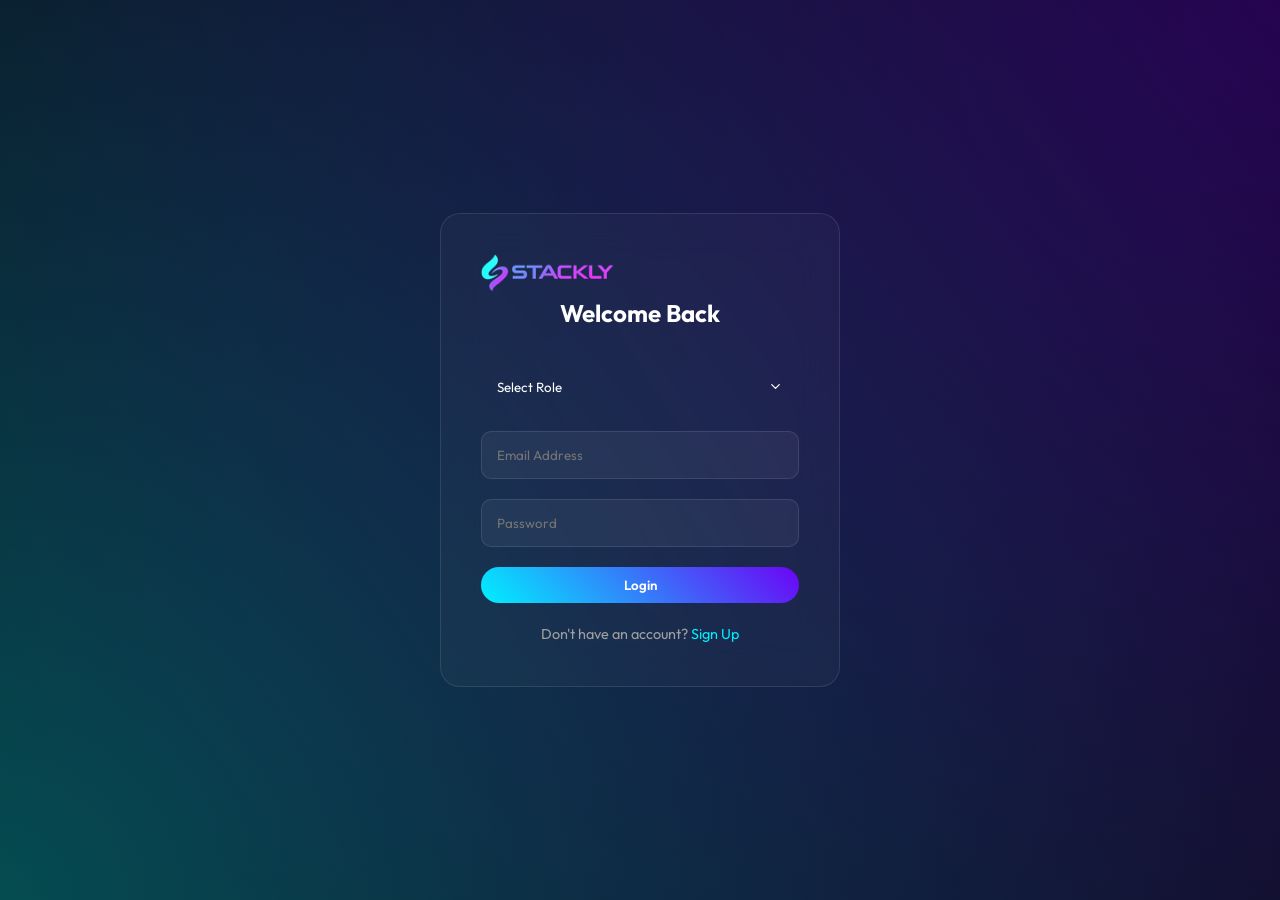
<file: login.html>
<!DOCTYPE html>
<html lang="en">

<head>
    <meta charset="UTF-8">
    <meta name="viewport" content="width=device-width, initial-scale=1.0">
    <title>Login | Stackly</title>
    <link rel="stylesheet" href="static/css/style.css">
    <link rel="preconnect" href="https://fonts.googleapis.com">
    <link rel="preconnect" href="https://fonts.gstatic.com" crossorigin>
    <link href="https://fonts.googleapis.com/css2?family=Outfit:wght@300;400;600;800&display=swap" rel="stylesheet">
    <link rel="stylesheet" href="https://cdnjs.cloudflare.com/ajax/libs/font-awesome/6.4.0/css/all.min.css">
    <style>
        body {
            min-height: 100vh;
            display: flex;
            justify-content: center;
            align-items: center;
            padding: 20px;
            background-color: #050505;
            background-image: 
                radial-gradient(circle at top right, rgba(112, 0, 255, 0.3), transparent),
                radial-gradient(circle at bottom left, rgba(0, 240, 255, 0.3), transparent);
        }

        .auth-card {
            width: 100%;
            max-width: 400px;
            padding: 40px;
            background: rgba(255, 255, 255, 0.03);
            backdrop-filter: blur(20px);
            border: 1px solid var(--glass-border);
            border-radius: 20px;
            text-align: center;
        }

        .auth-card h2 {
            margin-bottom: 30px;
        }

        .auth-card input {
            width: 100%;
            padding: 15px;
            margin-bottom: 20px;
            background: rgba(255, 255, 255, 0.05);
            border: 1px solid var(--glass-border);
            border-radius: 10px;
            color: white;
            outline: none;
        }

        .auth-card input:focus {
            border-color: var(--primary);
        }

        .auth-card select {
            width: 100%;
            padding: 15px;
            margin-bottom: 20px;
            background: linear-gradient(rgba(255, 255, 255, 0.05), rgba(255, 255, 255, 0.05)) padding-box,
                        linear-gradient(45deg, var(--primary), var(--secondary)) border-box;
            border: 1px solid transparent;
            border-radius: 10px;
            color: white;
            outline: none;
            cursor: pointer;
            appearance: none;
            -webkit-appearance: none;
            background-image: url("data:image/svg+xml;charset=UTF-8,%3csvg xmlns='http://www.w3.org/2000/svg' viewBox='0 0 24 24' fill='none' stroke='white' stroke-width='2' stroke-linecap='round' stroke-linejoin='round'%3e%3cpolyline points='6 9 12 15 18 9'%3e%3c/polyline%3e%3c/svg%3e");
            background-repeat: no-repeat;
            background-position: right 15px center;
            background-size: 15px;
            transition: var(--transition);
        }

        .auth-card select:focus {
            box-shadow: 0 0 20px var(--primary-glow);
            transform: scale(1.01);
        }

        .auth-card select option {
            background: #111;
            color: white;
            padding: 15px;
        }
    </style>
</head>

<body>

    <div class="auth-card reveal">
        <a href="index.html" class="logo">
            <img src="./static/images/logod.webp" alt="Stackly Logo">
        </a>
        <h2>Welcome Back</h2>
        <form id="loginForm">
            <select id="userType" required>
                <option value="">Select Role</option>
                <option value="admin">Admin</option>
                <option value="user">User</option>
            </select>
            <input type="email" placeholder="Email Address" required>
            <input type="password" placeholder="Password" required>
            <button type="button" class="btn btn-primary" id="loginBtn" style="display: block; width: 100%; margin-bottom: 20px; border: none; cursor: pointer;">Login</button>
            <p style="color: var(--text-muted); font-size: 0.9rem;">
                Don't have an account? <a href="signup.html" style="color: var(--primary); text-decoration: none;">Sign
                    Up</a>
            </p>
        </form>
    </div>

    <script src="static/js/script.js"></script>
    <script>
        document.getElementById('loginBtn').addEventListener('click', function() {
            const userType = document.getElementById('userType').value;
            
            if (!userType) {
                alert('Please select a role');
                return;
            }
            
            if (userType === 'admin') {
                window.location.href = 'admindashboard.html';
            } else if (userType === 'user') {
                window.location.href = 'userdashboard.html';
            }
        });
    </script>

</html>
</file>
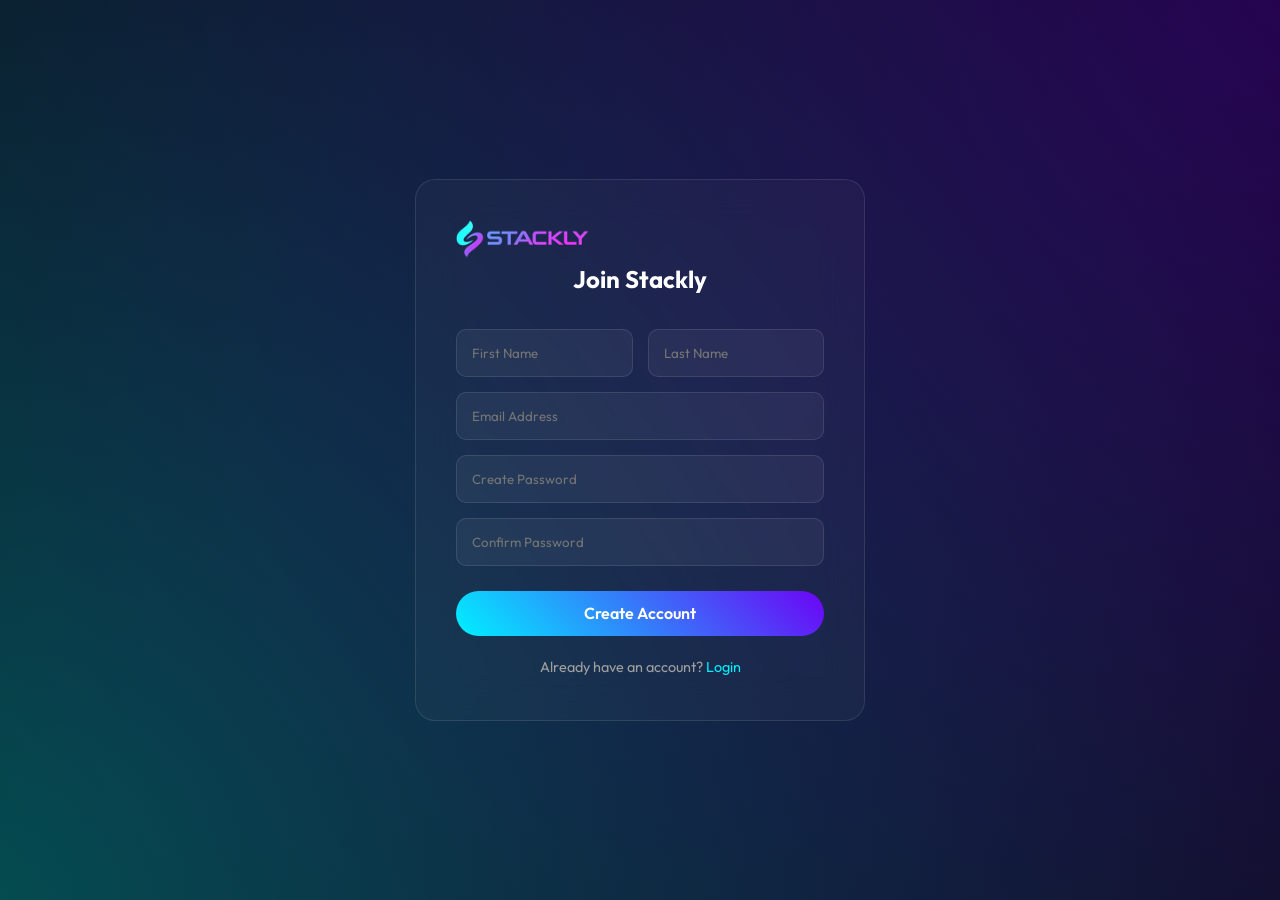
<file: signup.html>
<!DOCTYPE html>
<html lang="en">
<head>
    <meta charset="UTF-8">
    <meta name="viewport" content="width=device-width, initial-scale=1.0">
    <title>Sign Up | Stackly</title>
    <link rel="stylesheet" href="static/css/style.css">
    <link rel="preconnect" href="https://fonts.googleapis.com">
    <link rel="preconnect" href="https://fonts.gstatic.com" crossorigin>
    <link href="https://fonts.googleapis.com/css2?family=Outfit:wght@300;400;600;800&display=swap" rel="stylesheet">
    <link rel="stylesheet" href="https://cdnjs.cloudflare.com/ajax/libs/font-awesome/6.4.0/css/all.min.css">
    <style>
        body {
            min-height: 100vh;
            display: flex;
            justify-content: center;
            align-items: center;
            padding: 20px;
            background-color: #050505;
            background-image: 
                radial-gradient(circle at top right, rgba(112, 0, 255, 0.3), transparent),
                radial-gradient(circle at bottom left, rgba(0, 240, 255, 0.3), transparent);
        }
        .auth-card {
            width: 100%;
            max-width: 450px;
            padding: 40px;
            background: rgba(255,255,255,0.03);
            backdrop-filter: blur(20px);
            border: 1px solid var(--glass-border);
            border-radius: 20px;
            text-align: center;
        }
        .auth-card h2 { margin-bottom: 30px; }
        .auth-card input {
            width: 100%;
            padding: 15px;
            margin-bottom: 15px;
            background: rgba(255,255,255,0.05);
            border: 1px solid var(--glass-border);
            border-radius: 10px;
            color: white;
            outline: none;
        }
        .auth-card input:focus { border-color: var(--primary); }

        @media (max-width: 480px) {
            .name-row {
                flex-direction: column;
                gap: 0 !important;
            }
        }
    </style>
</head>
<body>

    <div class="auth-card reveal">
        <a href="index.html" class="logo">
            <img src="./static/images/logod.webp" alt="Stackly Logo">
        </a>
        <h2>Join Stackly</h2>
        <form>
            <div class="name-row" style="display: flex; gap: 15px;">
                <input type="text" placeholder="First Name" required>
                <input type="text" placeholder="Last Name" required>
            </div>
            <input type="email" placeholder="Email Address" required>
            <input type="password" placeholder="Create Password" required>
            <input type="password" placeholder="Confirm Password" required>
            <a href="404.html" class="btn btn-primary" style="display: block; width: 100%; margin-top: 10px; margin-bottom: 20px; text-decoration: none;">Create Account</a>
            <p style="color: var(--text-muted); font-size: 0.9rem;">
                Already have an account? <a href="login.html" style="color: var(--primary); text-decoration: none;">Login</a>
            </p>
        </form>
    </div>

    <script src="static/js/script.js"></script>
</body>
</html>
</file>
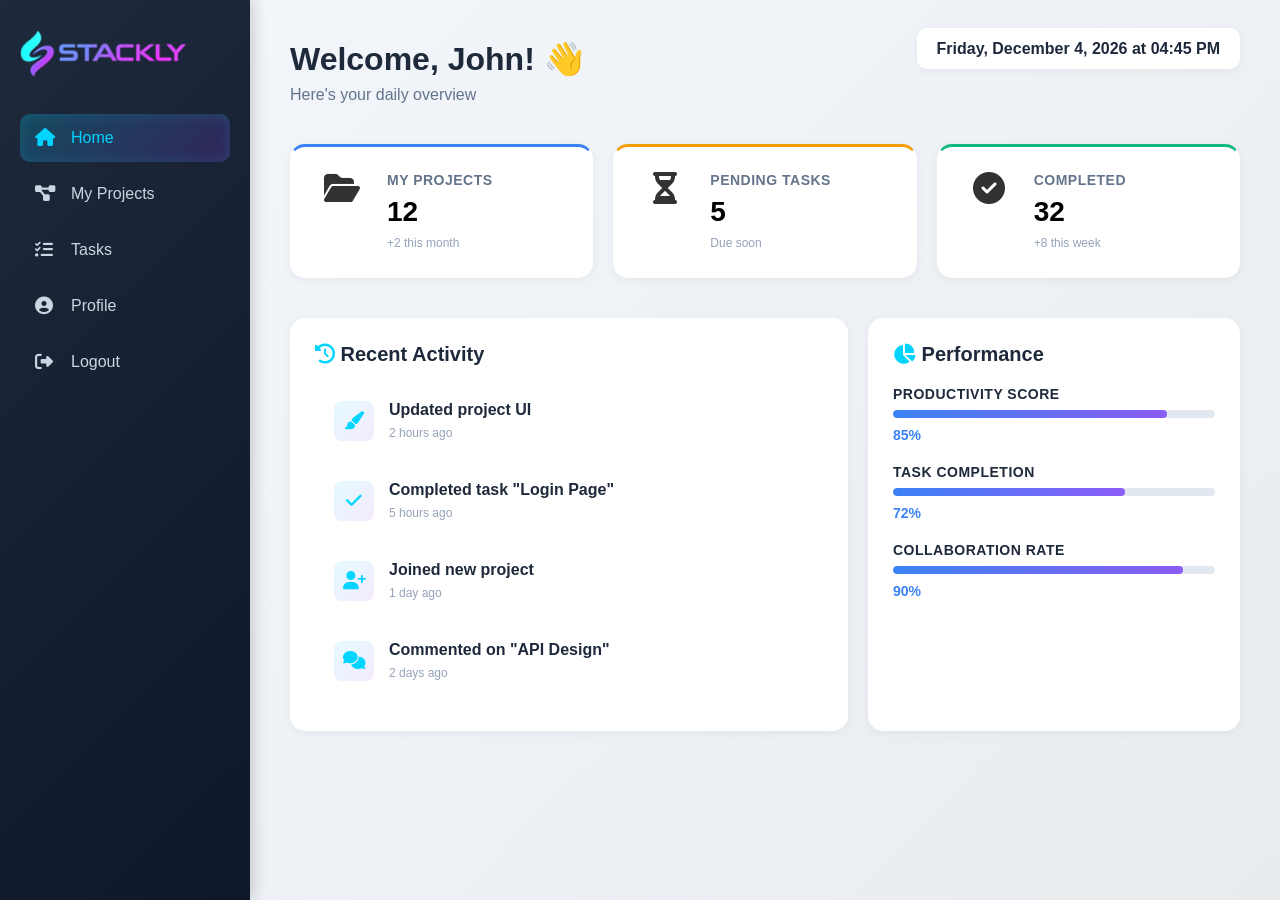
<file: userdashboard.html>
<!DOCTYPE html>
<html lang="en">

<head>
    <meta charset="UTF-8">
    <title>Stackly User Dashboard</title>
    <link rel="stylesheet" href="https://cdnjs.cloudflare.com/ajax/libs/font-awesome/6.4.0/css/all.min.css">
    <link rel="stylesheet" href="userdashboard.css">
</head>
<body>

    <div class="container">

        <!-- Sidebar -->
        <aside class="sidebar">
            <div class="sidebar-header">
                <a href="index.html" class="logo">
                    <img src="./static/images/logod.webp" alt="Stackly Logo" style="height: 50px; width: auto;">
                </a>
            </div>
            <ul class="sidebar-menu">
                <li class="menu-item active">
                    <i class="fas fa-home"></i>
                    <span>Home</span>
                </li>
                <li class="menu-item" onclick="window.location.href='404.html'">
                    <i class="fas fa-project-diagram"></i>
                    <span>My Projects</span>
                </li>
                <li class="menu-item" onclick="window.location.href='404.html'">
                    <i class="fas fa-tasks"></i>
                    <span>Tasks</span>
                </li>
                <li class="menu-item" onclick="window.location.href='404.html'">
                    <i class="fas fa-user-circle"></i>
                    <span>Profile</span>
                </li>
                <li class="menu-item" onclick="window.location.href='login.html'">
                    <i class="fas fa-sign-out-alt"></i>
                    <span>Logout</span>
                </li>
            </ul>
        </aside>

        <!-- Main -->
        <main class="main">

            <header class="header-section">
                <div>
                    <h1>Welcome, John! 👋</h1>
                    <p class="subtitle">Here's your daily overview</p>
                </div>
                <div class="user-info">
                    <span class="date-time" id="dateTime"></span>
                </div>
            </header>

            <!-- Stats Cards -->
            <section class="cards">
                <div class="card card-1" style="animation: slideInLeft 0.6s ease-out;">
                    <div class="card-icon"><i class="fas fa-folder-open"></i></div>
                    <div class="card-content">
                        <p class="card-label">My Projects</p>
                        <p class="card-value">12</p>
                        <small class="card-change">+2 this month</small>
                    </div>
                </div>
                <div class="card card-2" style="animation: slideUp 0.6s ease-out 0.1s backwards;">
                    <div class="card-icon"><i class="fas fa-hourglass-half"></i></div>
                    <div class="card-content">
                        <p class="card-label">Pending Tasks</p>
                        <p class="card-value">5</p>
                        <small class="card-change">Due soon</small>
                    </div>
                </div>
                <div class="card card-3" style="animation: slideInRight 0.6s ease-out 0.2s backwards;">
                    <div class="card-icon"><i class="fas fa-check-circle"></i></div>
                    <div class="card-content">
                        <p class="card-label">Completed</p>
                        <p class="card-value">32</p>
                        <small class="card-change">+8 this week</small>
                    </div>
                </div>
            </section>

            <!-- Activity Section -->
            <section class="content-grid">
                <!-- Recent Activity -->
                <div class="activity">
                    <div class="section-header">
                        <h2><i class="fas fa-history"></i> Recent Activity</h2>
                    </div>
                    <ul class="activity-list">
                        <li class="activity-item" style="animation: slideInLeft 0.5s ease-out;">
                            <div class="activity-icon"><i class="fas fa-paint-brush"></i></div>
                            <div class="activity-content">
                                <p class="activity-title">Updated project UI</p>
                                <small>2 hours ago</small>
                            </div>
                        </li>
                        <li class="activity-item" style="animation: slideInLeft 0.5s ease-out 0.1s backwards;">
                            <div class="activity-icon"><i class="fas fa-check"></i></div>
                            <div class="activity-content">
                                <p class="activity-title">Completed task "Login Page"</p>
                                <small>5 hours ago</small>
                            </div>
                        </li>
                        <li class="activity-item" style="animation: slideInLeft 0.5s ease-out 0.2s backwards;">
                            <div class="activity-icon"><i class="fas fa-user-plus"></i></div>
                            <div class="activity-content">
                                <p class="activity-title">Joined new project</p>
                                <small>1 day ago</small>
                            </div>
                        </li>
                        <li class="activity-item" style="animation: slideInLeft 0.5s ease-out 0.3s backwards;">
                            <div class="activity-icon"><i class="fas fa-comments"></i></div>
                            <div class="activity-content">
                                <p class="activity-title">Commented on "API Design"</p>
                                <small>2 days ago</small>
                            </div>
                        </li>
                    </ul>
                </div>

                <!-- Quick Stats -->
                <div class="quick-stats">
                    <div class="section-header">
                        <h2><i class="fas fa-chart-pie"></i> Performance</h2>
                    </div>
                    <div class="stat-item" style="animation: slideInRight 0.5s ease-out;">
                        <div class="stat-name">Productivity Score</div>
                        <div class="progress-bar">
                            <div class="progress-fill" style="width: 85%"></div>
                        </div>
                        <span class="stat-value">85%</span>
                    </div>
                    <div class="stat-item" style="animation: slideInRight 0.5s ease-out 0.1s backwards;">
                        <div class="stat-name">Task Completion</div>
                        <div class="progress-bar">
                            <div class="progress-fill" style="width: 72%"></div>
                        </div>
                        <span class="stat-value">72%</span>
                    </div>
                    <div class="stat-item" style="animation: slideInRight 0.5s ease-out 0.2s backwards;">
                        <div class="stat-name">Collaboration Rate</div>
                        <div class="progress-bar">
                            <div class="progress-fill" style="width: 90%"></div>
                        </div>
                        <span class="stat-value">90%</span>
                    </div>
                </div>
            </section>

        </main>

    </div>

    <script>
        // Update date and time
        function updateDateTime() {
            const now = new Date();
            const options = { weekday: 'long', year: 'numeric', month: 'long', day: 'numeric', hour: '2-digit', minute: '2-digit' };
            document.getElementById('dateTime').textContent = now.toLocaleDateString('en-US', options);
        }
        updateDateTime();
        setInterval(updateDateTime, 1000);
    </script>

</body>

</html>
</file>
<file: static/css/style.css>
:root {
    --primary: #00f0ff;
    --primary-glow: rgba(0, 240, 255, 0.4);
    --secondary: #6c04f5;
    --secondary-glow: rgba(112, 0, 255, 0.4);
    --bg-dark: #050505;
    --bg-card: rgba(255, 255, 255, 0.03);
    --text-main: #ffffff;
    --text-muted: #a0a0a0;
    --glass: rgba(255, 255, 255, 0.05);
    --glass-border: rgba(255, 255, 255, 0.1);
    --transition: all 0.5s cubic-bezier(0.23, 1, 0.32, 1);
}

* {
    margin: 0;
    padding: 0;
    box-sizing: border-box;
    font-family: 'Outfit', sans-serif;
}

body {
    background-color: var(--bg-dark);
    color: var(--text-main);
    overflow-x: hidden;
    line-height: 1.6;
}

/* Animations */
@keyframes fadeInUp {
    from {
        opacity: 0;
        transform: translateY(30px);
    }
    to {
        opacity: 1;
        transform: translateY(0);
    }
}

@keyframes glow {
    0%, 100% { text-shadow: 0 0 10px rgba(0, 240, 255, 0.5); }
    50% { text-shadow: 0 0 20px rgba(0, 240, 255, 0.8), 0 0 30px rgba(112, 0, 255, 0.5); }
}

@keyframes slideInLeft {
    from {
        opacity: 0;
        transform: translateX(-50px);
    }
    to {
        opacity: 1;
        transform: translateX(0);
    }
}

@keyframes slideInRight {
    from {
        opacity: 0;
        transform: translateX(50px);
    }
    to {
        opacity: 1;
        transform: translateX(0);
    }
}

@keyframes slideUp {
    from {
        opacity: 0;
        transform: translateY(40px);
    }
    to {
        opacity: 1;
        transform: translateY(0);
    }
}

@keyframes slideDown {
    from {
        opacity: 0;
        transform: translateY(-40px);
    }
    to {
        opacity: 1;
        transform: translateY(0);
    }
}

@keyframes scaleIn {
    from {
        opacity: 0;
        transform: scale(0.9);
    }
    to {
        opacity: 1;
        transform: scale(1);
    }
}

@keyframes scaleOut {
    from {
        opacity: 1;
        transform: scale(1);
    }
    to {
        opacity: 0;
        transform: scale(0.9);
    }
}

@keyframes pulse {
    0%, 100% {
        opacity: 1;
        transform: scale(1);
    }
    50% {
        opacity: 0.7;
        transform: scale(1.05);
    }
}

@keyframes bounce {
    0%, 100% {
        transform: translateY(0);
    }
    50% {
        transform: translateY(-10px);
    }
}

@keyframes rotate {
    from {
        transform: rotate(0deg);
    }
    to {
        transform: rotate(360deg);
    }
}

@keyframes shimmer {
    0% {
        background-position: -1000px 0;
    }
    100% {
        background-position: 1000px 0;
    }
}

@keyframes fadeInDown {
    from {
        opacity: 0;
        transform: translateY(-30px);
    }
    to {
        opacity: 1;
        transform: translateY(0);
    }
}

@keyframes weightlessRise {
    0% {
        opacity: 0;
        transform: translateY(50px) scale(0.98);
    }
    100% {
        opacity: 1;
        transform: translateY(0) scale(1);
    }
}

@keyframes weightlessFloat {
    0%, 100% { transform: translateY(0); }
    50% { transform: translateY(-15px); }
}

@keyframes cardEntranceFloat {
    0% {
        opacity: 0;
        transform: translateY(60px) scale(0.98);
    }
    30% {
        opacity: 1;
        transform: translateY(0) scale(1);
    }
    50% {
        transform: translateY(-15px);
    }
    75% {
        transform: translateY(-7px);
    }
    100% {
        transform: translateY(0);
    }
}

@keyframes softPulse {
    0%, 100% { box-shadow: 0 0 0 0 rgba(0, 240, 255, 0.3); }
    50% { box-shadow: 0 0 15px 5px rgba(0, 240, 255, 0); }
}

@keyframes buttonFloat {
    0%, 100% { transform: translateY(0); }
    50% { transform: translateY(-5px); }
}

.anti-gravity-rise {
    animation: weightlessRise 2.5s cubic-bezier(0.16, 1, 0.3, 1) forwards;
}

.anti-gravity-float.active {
    animation: cardEntranceFloat 2s cubic-bezier(0.16, 1, 0.3, 1) forwards,
               weightlessFloat 6s ease-in-out 2s infinite;
}

.card.anti-gravity-card.active {
    animation: cardEntranceFloat 2s cubic-bezier(0.16, 1, 0.3, 1) forwards,
               weightlessFloat 7s ease-in-out 2s infinite !important;
}

.anti-gravity-card:hover {
    box-shadow: 0 20px 40px var(--primary-glow) !important;
}

.reveal {
    opacity: 0;
    transform: translateY(30px);
    transition: var(--transition);
}

.reveal.active {
    opacity: 1;
    transform: translate(0, 0);
}

.reveal-left {
    transform: translateX(-50px);
}

.reveal-right {
    transform: translateX(50px);
}

.reveal-bottom {
    transform: translateY(50px);
}

.reveal-top {
    transform: translateY(-50px);
}

.anti-gravity-hero {
    opacity: 0;
    animation: weightlessRise 2.5s cubic-bezier(0.16, 1, 0.3, 1) forwards,
               weightlessFloat 6s ease-in-out 2.5s infinite;
}

/* Navbar */
nav {
    position: fixed;
    top: 0;
    width: 100%;
    padding: 20px 10%;
    display: flex;
    justify-content: space-between;
    align-items: center;
    background: rgba(5, 5, 5, 0.8);
    backdrop-filter: blur(15px);
    z-index: 1000;
    border-bottom: 1px solid var(--glass-border);
}

.logo {
    display: flex;
    align-items: center;
    gap: 10px;
    font-size: 1.8rem;
    font-weight: 800;
    color: var(--primary);
    text-decoration: none;
    letter-spacing: 1px;
}

.logo img {
    height: 40px;
    width: auto;
}

.nav-links {
    display: flex;
    list-style: none;
    gap: 30px;
}

.nav-links a {
    text-decoration: none;
    color: var(--text-main);
    font-weight: 500;
    transition: var(--transition);
    font-size: 0.95rem;
    text-transform: uppercase;
}

.nav-links a:hover {
    color: var(--primary);
}

.auth-btns {
    display: flex;
    gap: 15px;
}

.btn {
    padding: 10px 25px;
    border-radius: 50px;
    text-decoration: none;
    font-weight: 600;
    transition: var(--transition);
    cursor: pointer;
    animation: buttonFloat 7s infinite ease-in-out;
}

.btn-primary {
    background: linear-gradient(45deg, var(--primary), var(--secondary));
    color: white;
    border: none;
    animation: softPulse 5s infinite ease-in-out;
}

.btn-outline {
    border: 1px solid var(--primary);
    color: var(--primary);
}

.btn:hover {
    transform: translateY(-3px);
    box-shadow: 0 10px 20px rgba(0, 240, 255, 0.2);
}

/* Hero Section */
.hero {
    height: 100vh;
    display: flex;
    flex-direction: column;
    justify-content: center;
    align-items: center;
    text-align: center;
    padding: 0 10%;
    background: linear-gradient(to bottom, rgba(5,5,5,0.7), rgba(5,5,5,0.9)), url('../images/hero.png');
    background-size: cover;
    background-position: center;
    position: relative;
}

.hero::after {
    content: '';
    position: absolute;
    bottom: -1px;
    left: 0;
    width: 100%;
    height: 150px;
    background: linear-gradient(to top, var(--bg-dark), transparent);
}

.hero h1 {
    font-size: 4.5rem;
    margin-bottom: 20px;
    background: linear-gradient(to right, #fff, var(--primary));
    -webkit-background-clip: text;
    background-clip: text;
    -webkit-text-fill-color: transparent;
}

.hero p {
    font-size: 1.2rem;
    color: var(--text-muted);
    max-width: 700px;
    margin-bottom: 40px;
}

/* Sections */
section {
    padding: 100px 10%;
}

h2.section-title {
    font-size: 2.5rem;
    text-align: center;
    margin-bottom: 60px;
}

.grid {
    display: grid;
    grid-template-columns: repeat(auto-fit, minmax(300px, 1fr));
    gap: 30px;
}

.card {
    background: var(--bg-card);
    padding: 40px;
    border-radius: 24px;
    border: 1px solid var(--glass-border);
    transition: var(--transition);
    position: relative;
    overflow: hidden;
    backdrop-filter: blur(10px);
}

.card::before {
    content: '';
    position: absolute;
    top: 0;
    left: 0;
    width: 100%;
    height: 100%;
    background: linear-gradient(45deg, transparent, rgba(255,255,255,0.05), transparent);
    transform: translateX(-100%);
    transition: 0.6s;
}

.card:hover::before {
    transform: translateX(100%);
}

.card:hover {
    border-color: var(--primary);
    transform: translateY(-8px);
    box-shadow: 0 15px 30px rgba(0, 0, 0, 0.4), 0 0 15px var(--primary-glow);
    background: rgba(255, 255, 255, 0.05);
}

.card i {
    font-size: 2.5rem;
    color: var(--primary);
    margin-bottom: 20px;
}

/* Footer */
footer {
    padding: 80px 10% 40px;
    background: #000;
    border-top: 1px solid var(--glass-border);
}

.footer-content {
    display: grid;
    grid-template-columns: repeat(auto-fit, minmax(200px, 1fr));
    gap: 50px;
    margin-bottom: 50px;
}

.footer-section h4 {
    margin-bottom: 25px;
    color: var(--primary);
}

.footer-section ul {
    list-style: none;
}

.footer-section ul li {
    margin-bottom: 12px;
}

.footer-section a {
    color: var(--text-muted);
    text-decoration: none;
    transition: var(--transition);
}

.footer-section a:hover {
    color: var(--primary);
}

.copyright {
    text-align: center;
    padding-top: 40px;
    border-top: 1px solid var(--glass-border);
    color: var(--text-muted);
    font-size: 0.9rem;
}

.hero-btns {
    display: flex;
    gap: 20px;
    justify-content: center;
    align-items: center;
    flex-wrap: wrap;
}

/* Responsive */
@media (max-width: 768px) {
    .nav-links {
        position: fixed;
        top: 0;
        right: -100%;
        width: 80%;
        height: 100vh;
        background: rgba(5, 5, 5, 0.98);
        flex-direction: column;
        justify-content: center;
        align-items: center;
        transition: var(--transition);
        backdrop-filter: blur(20px);
        z-index: 999;
        border-left: 1px solid var(--glass-border);
        box-shadow: -20px 0 50px rgba(0,0,0,0.5);
    }

    .nav-links.active {
        right: 0;
    }

    .nav-links li {
        margin: 20px 0;
    }

    .nav-links a {
        font-size: 1.2rem;
    }

    .menu-btn {
        display: block !important;
        font-size: 1.5rem;
        color: var(--primary);
        cursor: pointer;
        z-index: 1001;
    }

    .hero h1 { 
        font-size: 2.4rem !important; 
        line-height: 1.2;
    }
    .hero p { 
        font-size: 1rem !important; 
        padding: 0 5%; 
        margin-bottom: 30px;
    }
    
    .hero-btns {
        flex-direction: column;
        width: 100%;
        gap: 15px;
        padding: 0 5%;
    }

    .hero-btns .btn {
        width: 100%;
        max-width: 320px;
        margin: 0 !important;
        text-align: center;
    }
    
    section { padding: 60px 7%; }
    
    .grid { 
        grid-template-columns: 1fr !important; 
        gap: 25px;
    }

    .section-title {
        font-size: 1.8rem !important;
        margin-bottom: 40px;
    }
    
    nav { padding: 15px 7%; }
    nav img { height: 35px; }

    .auth-btns { display: none; }
    
    /* Footer responsiveness */
    .footer-content {
        grid-template-columns: 1fr !important;
        text-align: center;
    }
    
    .footer-section {
        display: flex;
        flex-direction: column;
        align-items: center;
    }

    .hero {
        height: auto;
        min-height: 70vh;
        padding: 120px 7% 80px;
    }
}

/* Timeline */
.timeline {
    position: relative;
    max-width: 1200px;
    margin: 100px auto;
}

.timeline::after {
    content: '';
    position: absolute;
    width: 6px;
    background-color: var(--glass-border);
    top: 0;
    bottom: 0;
    left: 50%;
    margin-left: -3px;
    border-radius: 10px;
}

.timeline-item {
    padding: 10px 40px;
    position: relative;
    background-color: inherit;
    width: 50%;
}

.timeline-item::after {
    content: '';
    position: absolute;
    width: 25px;
    height: 25px;
    right: -17px;
    background-color: var(--bg-dark);
    border: 4px solid var(--primary);
    top: 15px;
    border-radius: 50%;
    z-index: 1;
    box-shadow: 0 0 10px var(--primary-glow);
}

.left { left: 0; }
.right { left: 50%; }

.right::after { left: -16px; }

.timeline-content {
    padding: 30px;
    background: var(--bg-card);
    position: relative;
    border-radius: 20px;
    border: 1px solid var(--glass-border);
    backdrop-filter: blur(10px);
}

.timeline-content h3 {
    color: var(--primary);
    margin-bottom: 10px;
}

/* Team Section */
.team-grid {
    display: grid;
    grid-template-columns: repeat(auto-fit, minmax(250px, 1fr));
    gap: 40px;
    margin-top: 50px;
}

.team-card {
    background: var(--bg-card);
    border-radius: 24px;
    overflow: hidden;
    border: 1px solid var(--glass-border);
    transition: var(--transition);
    text-align: center;
}

.team-card:hover {
    transform: translateY(-10px);
    border-color: var(--primary);
    box-shadow: 0 20px 40px rgba(0,0,0,0.4);
}

.team-img {
    width: 100%;
    height: 300px;
    object-fit: cover;
    filter: grayscale(100%);
    transition: var(--transition);
}

.team-card:hover .team-img {
    filter: grayscale(0%);
}

.team-info {
    padding: 25px;
}

.team-info h3 {
    margin-bottom: 5px;
    font-size: 1.4rem;
}

.team-info p {
    color: var(--primary);
    font-weight: 600;
    font-size: 0.9rem;
    text-transform: uppercase;
    letter-spacing: 1px;
}

.social-links {
    margin-top: 15px;
    display: flex;
    justify-content: center;
    gap: 15px;
}

.social-links a {
    color: var(--text-muted);
    transition: var(--transition);
}

.social-links a:hover {
    color: var(--primary);
}

@media (max-width: 768px) {
    .timeline::after { left: 31px; }
    .timeline-item { width: 100%; padding-left: 70px; padding-right: 25px; }
    .timeline-item::after { left: 15px; }
    .right { left: 0%; }
}

.menu-btn {
    display: none;
}
</file>
<file: admindashboard.css>
* {
    margin: 0;
    padding: 0;
    box-sizing: border-box;
    font-family: 'Outfit', 'Segoe UI', Tahoma, Geneva, Verdana, sans-serif;
}

body {
    background: linear-gradient(135deg, #f3f6fb 0%, #e9ecef 100%);
    min-height: 100vh;
}

.container {
    display: flex;
    min-height: 100vh;
}

/* Sidebar */
.sidebar {
    width: 260px;
    height: 100vh;
    background: linear-gradient(135deg, #0a2540 0%, #051c34 100%);
    color: white;
    padding: 30px 20px;
    position: fixed;
    left: 0;
    top: 0;
    overflow-y: auto;
    box-shadow: 2px 0 20px rgba(0,0,0,0.3);
    border-right: 1px solid rgba(0, 212, 255, 0.1);
    display: flex;
    flex-direction: column;
}

.sidebar-header {
    display: flex;
    align-items: center;
    gap: 12px;
    margin-bottom: 25px;
    animation: slideInLeft 0.6s ease;
}

.sidebar-header i {
    font-size: 28px;
    color: #fbbf24;
    animation: spin 3s linear infinite;
}

.sidebar-header h2 {
    font-size: 24px;
    font-weight: 800;
    background: linear-gradient(135deg, #00d4ff, #fbbf24);
    -webkit-background-clip: text;
    -webkit-text-fill-color: transparent;
    background-clip: text;
    letter-spacing: 1px;
}

.admin-badge {
    display: flex;
    align-items: center;
    gap: 8px;
    background: rgba(251, 191, 36, 0.1);
    border: 1px solid rgba(251, 191, 36, 0.3);
    padding: 12px 15px;
    border-radius: 10px;
    margin-bottom: 20px;
    font-weight: 600;
    font-size: 12px;
    text-transform: uppercase;
    letter-spacing: 0.5px;
    color: #fbbf24;
    animation: fadeIn 0.8s ease;
}

.admin-badge i {
    animation: none;
}

.sidebar-menu {
    list-style: none;
}

.menu-item {
    padding: 15px 15px;
    margin-bottom: 8px;
    cursor: pointer;
    display: flex;
    align-items: center;
    gap: 12px;
    border-radius: 12px;
    transition: all 0.3s ease;
    color: #cbd5e1;
    font-weight: 600;
    position: relative;
}

.menu-item:hover {
    background: rgba(0, 212, 255, 0.15);
    color: #00d4ff;
    transform: translateX(8px);
    box-shadow: inset 0 0 15px rgba(0, 212, 255, 0.1);
}

.menu-item.active {
    background: linear-gradient(135deg, rgba(0, 212, 255, 0.25), rgba(251, 191, 36, 0.1));
    color: #00d4ff;
    box-shadow: 0 0 20px rgba(0, 212, 255, 0.2), inset 0 0 15px rgba(0, 212, 255, 0.1);
    border-left: 3px solid #00d4ff;
    padding-left: 12px;
}

.menu-item i {
    font-size: 18px;
    width: 24px;
    transition: all 0.3s ease;
}

.menu-item:hover i {
    transform: scale(1.1);
}

.logout-btn {
    display: flex;
    align-items: center;
    gap: 12px;
    padding: 15px 15px;
    margin-top: auto;
    cursor: pointer;
    border-radius: 12px;
    transition: all 0.3s ease;
    color: #cbd5e1;
    font-weight: 600;
    text-decoration: none;
    background: rgba(239, 68, 68, 0.1);
    border: 1px solid rgba(239, 68, 68, 0.2);
}

.logout-btn:hover {
    background: rgba(239, 68, 68, 0.2);
    color: #ef4444;
    transform: translateX(8px);
    box-shadow: inset 0 0 15px rgba(239, 68, 68, 0.1);
    border-color: rgba(239, 68, 68, 0.4);
}

.logout-btn i {
    font-size: 18px;
    width: 24px;
    transition: all 0.3s ease;
}

.logout-btn:hover i {
    transform: scale(1.1);
}

/* Main */
.main {
    flex: 1;
    margin-left: 260px;
    padding: 40px;
    overflow-y: auto;
}

.header-section {
    display: flex;
    justify-content: space-between;
    align-items: flex-start;
    margin-bottom: 40px;
    animation: fadeInDown 0.6s ease;
}

.header-section h1 {
    font-size: 36px;
    font-weight: 800;
    color: #1e293b;
    margin-bottom: 8px;
}

.subtitle {
    font-size: 16px;
    color: #64748b;
    font-weight: 500;
}

.header-actions {
    display: flex;
    gap: 12px;
}

.btn-action {
    width: 45px;
    height: 45px;
    border-radius: 10px;
    border: 1px solid rgba(0, 212, 255, 0.2);
    background: rgba(0, 212, 255, 0.05);
    color: #00d4ff;
    font-size: 20px;
    cursor: pointer;
    transition: all 0.3s ease;
    display: flex;
    align-items: center;
    justify-content: center;
}

.btn-action:hover {
    background: rgba(0, 212, 255, 0.15);
    transform: translateY(-3px);
    box-shadow: 0 8px 20px rgba(0, 212, 255, 0.2);
}

/* Cards */
.cards {
    display: grid;
    grid-template-columns: repeat(4, 1fr);
    gap: 20px;
    margin-bottom: 40px;
}

.card {
    background: white;
    padding: 25px;
    border-radius: 15px;
    border: 1px solid rgba(0, 0, 0, 0.05);
    box-shadow: 0 2px 10px rgba(0, 0, 0, 0.05);
    transition: all 0.4s cubic-bezier(0.23, 1, 0.320, 1);
    animation: slideInUp 0.6s ease;
}

.card:hover {
    transform: translateY(-10px);
    box-shadow: 0 12px 30px rgba(0, 0, 0, 0.1);
}

.card-1 {
    color: #3b82f6;
}

.card-1:hover {
    background: linear-gradient(135deg, rgba(59, 130, 246, 0.15), rgba(59, 130, 246, 0.05));
    border-color: #3b82f6;
}

.card-2 {
    color: #8b5cf6;
}

.card-2:hover {
    background: linear-gradient(135deg, rgba(139, 92, 246, 0.15), rgba(139, 92, 246, 0.05));
    border-color: #8b5cf6;
}

.card-3 {
    color: #ec4899;
}

.card-3:hover {
    background: linear-gradient(135deg, rgba(236, 72, 153, 0.15), rgba(236, 72, 153, 0.05));
    border-color: #ec4899;
}

.card-4 {
    color: #f59e0b;
}

.card-4:hover {
    background: linear-gradient(135deg, rgba(245, 158, 11, 0.15), rgba(245, 158, 11, 0.05));
    border-color: #f59e0b;
}

.card-header {
    display: flex;
    justify-content: space-between;
    align-items: center;
    margin-bottom: 15px;
}

.card-header h3 {
    font-size: 14px;
    font-weight: 600;
    text-transform: uppercase;
    letter-spacing: 0.5px;
    opacity: 0.8;
}

.card-icon {
    font-size: 28px;
    opacity: 0.6;
}

.card-value {
    font-size: 32px;
    font-weight: 800;
    margin-bottom: 10px;
    color: #1e293b;
}

.card-change {
    font-size: 12px;
    opacity: 0.7;
    font-weight: 500;
    display: flex;
    align-items: center;
    gap: 4px;
}

/* Charts Section */
.charts-section {
    display: grid;
    grid-template-columns: 1.5fr 1fr;
    gap: 20px;
    margin-bottom: 40px;
}

.chart-container {
    background: white;
    padding: 30px;
    border-radius: 15px;
    border: 1px solid rgba(0, 0, 0, 0.05);
    box-shadow: 0 2px 10px rgba(0, 0, 0, 0.05);
    animation: fadeInUp 0.7s ease;
}

.activity-container {
    background: white;
    padding: 30px;
    border-radius: 15px;
    border: 1px solid rgba(0, 0, 0, 0.05);
    box-shadow: 0 2px 10px rgba(0, 0, 0, 0.05);
    animation: fadeInUp 0.8s ease;
}

.section-header {
    display: flex;
    justify-content: space-between;
    align-items: center;
    margin-bottom: 25px;
}

.section-header h2 {
    font-size: 18px;
    font-weight: 700;
    color: #1e293b;
    display: flex;
    align-items: center;
    gap: 10px;
}

.section-header i {
    color: #00d4ff;
    font-size: 20px;
}

.time-range {
    font-size: 12px;
    color: #64748b;
    background: rgba(0, 212, 255, 0.1);
    padding: 6px 12px;
    border-radius: 8px;
    font-weight: 600;
}

/* Chart */
.chart {
    display: flex;
    align-items: flex-end;
    justify-content: space-around;
    height: 250px;
    gap: 12px;
}

.chart-item {
    display: flex;
    flex-direction: column;
    align-items: center;
    justify-content: flex-end;
    flex: 1;
    height: 100%;
    gap: 10px;
    position: relative;
}

.bar {
    width: 70%;
    max-width: 40px;
    background: linear-gradient(to top, #00d4ff, #8b5cf6);
    border-radius: 6px 6px 0 0;
    box-shadow: 0 4px 15px rgba(0, 212, 255, 0.2);
    transition: all 0.3s cubic-bezier(0.4, 0, 0.2, 1);
    position: relative;
    cursor: pointer;
    min-height: 5px;
}

.bar::after {
    content: '';
    position: absolute;
    top: 0;
    left: 0;
    width: 100%;
    height: 100%;
    background: linear-gradient(to right, transparent, rgba(255,255,255,0.1), transparent);
    border-radius: inherit;
}

.bar:hover {
    filter: brightness(1.2);
    box-shadow: 0 8px 25px rgba(0, 212, 255, 0.4);
    transform: scaleX(1.1);
}

.month-label {
    font-size: 12px;
    color: #64748b;
    font-weight: 600;
    text-transform: uppercase;
    letter-spacing: 0.5px;
}

/* Activity */
.activity-list {
    display: flex;
    flex-direction: column;
    gap: 12px;
}

.activity-item {
    display: flex;
    align-items: center;
    gap: 15px;
    padding: 15px;
    background: #f8fafc;
    border-radius: 10px;
    border-left: 3px solid transparent;
    transition: all 0.3s ease;
    cursor: pointer;
}

.activity-item:hover {
    background: rgba(0, 212, 255, 0.1);
    border-left-color: #00d4ff;
    transform: translateX(5px);
}

.activity-icon {
    width: 45px;
    height: 45px;
    border-radius: 10px;
    display: flex;
    align-items: center;
    justify-content: center;
    font-size: 20px;
    flex-shrink: 0;
}

.activity-icon.user {
    background: rgba(59, 130, 246, 0.15);
    color: #3b82f6;
}

.activity-icon.project {
    background: rgba(16, 185, 129, 0.15);
    color: #10b981;
}

.activity-icon.alert {
    background: rgba(239, 68, 68, 0.15);
    color: #ef4444;
}

.activity-icon.payment {
    background: rgba(236, 72, 153, 0.15);
    color: #ec4899;
}

.activity-info {
    flex: 1;
}

.activity-title {
    color: #1e293b;
    font-weight: 600;
    margin-bottom: 4px;
}

.activity-info small {
    color: #64748b;
    font-size: 12px;
    font-weight: 500;
}

.activity-badge {
    font-size: 11px;
    padding: 6px 12px;
    border-radius: 20px;
    background: rgba(0, 212, 255, 0.1);
    color: #00d4ff;
    font-weight: 600;
    text-transform: uppercase;
    letter-spacing: 0.5px;
}

/* Status Section */
.status-section {
    background: white;
    padding: 30px;
    border-radius: 15px;
    border: 1px solid rgba(0, 0, 0, 0.05);
    box-shadow: 0 2px 10px rgba(0, 0, 0, 0.05);
    animation: fadeInUp 0.9s ease;
}

.status-grid {
    display: grid;
    grid-template-columns: repeat(4, 1fr);
    gap: 15px;
}

.status-item {
    display: flex;
    align-items: center;
    gap: 15px;
    padding: 15px;
    background: #f8fafc;
    border-radius: 10px;
    border: 1px solid rgba(0, 0, 0, 0.05);
    transition: all 0.3s ease;
}

.status-item:hover {
    background: rgba(0, 212, 255, 0.1);
    border-color: rgba(0, 212, 255, 0.2);
}

.status-dot {
    width: 12px;
    height: 12px;
    border-radius: 50%;
    flex-shrink: 0;
    animation: pulse 2s ease-in-out infinite;
}

.status-dot.online {
    background: #10b981;
    box-shadow: 0 0 10px rgba(16, 185, 129, 0.6);
}

.status-dot.warning {
    background: #f59e0b;
    box-shadow: 0 0 10px rgba(245, 158, 11, 0.6);
}

.status-content {
    flex: 1;
}

.status-name {
    color: #1e293b;
    font-weight: 600;
    font-size: 14px;
    margin-bottom: 3px;
}

.status-content small {
    color: #64748b;
    font-size: 12px;
}

.status-time {
    color: #64748b;
    font-size: 12px;
    font-weight: 600;
    white-space: nowrap;
}

/* Animations */
@keyframes slideInLeft {
    from {
        opacity: 0;
        transform: translateX(-30px);
    }
    to {
        opacity: 1;
        transform: translateX(0);
    }
}

@keyframes slideInUp {
    from {
        opacity: 0;
        transform: translateY(30px);
    }
    to {
        opacity: 1;
        transform: translateY(0);
    }
}

@keyframes fadeInDown {
    from {
        opacity: 0;
        transform: translateY(-15px);
    }
    to {
        opacity: 1;
        transform: translateY(0);
    }
}

@keyframes fadeInUp {
    from {
        opacity: 0;
        transform: translateY(15px);
    }
    to {
        opacity: 1;
        transform: translateY(0);
    }
}

@keyframes fadeIn {
    from {
        opacity: 0;
    }
    to {
        opacity: 1;
    }
}

@keyframes growBar {
    from {
        height: 0;
        opacity: 0;
    }
    to {
        opacity: 1;
    }
}

@keyframes spin {
    from {
        transform: rotate(0deg);
    }
    to {
        transform: rotate(360deg);
    }
}

@keyframes pulse {
    0%, 100% {
        opacity: 1;
    }
    50% {
        opacity: 0.5;
    }
}

/* Scrollbar */
::-webkit-scrollbar {
    width: 8px;
}

::-webkit-scrollbar-track {
    background: transparent;
}

::-webkit-scrollbar-thumb {
    background: rgba(0, 212, 255, 0.2);
    border-radius: 10px;
}

::-webkit-scrollbar-thumb:hover {
    background: rgba(0, 212, 255, 0.4);
}
@media (max-width: 1024px) { .sidebar { transform: translateX(-100%); z-index: 1001; transition: transform 0.3s ease; } .main { margin-left: 0; padding: 30px; } .cards { grid-template-columns: repeat(2, 1fr); } .charts-section { grid-template-columns: 1fr; } } @media (max-width: 768px) { .header-section { flex-direction: column; gap: 20px; } .status-grid { grid-template-columns: repeat(2, 1fr); } } @media (max-width: 600px) { .cards { grid-template-columns: 1fr; } .status-grid { grid-template-columns: 1fr; } .header-section h1 { font-size: 28px; } .main { padding: 20px; } .chart { height: 200px; gap: 8px; } .bar { max-width: 25px; } }
</file>
<file: userdashboard.css>
* {
    margin: 0;
    padding: 0;
    box-sizing: border-box;
    font-family: 'Outfit', 'Segoe UI', Tahoma, Geneva, Verdana, sans-serif;
}

body {
    background: linear-gradient(135deg, #f3f6fb 0%, #e9ecef 100%);
    min-height: 100vh;
}

/* Animations */
@keyframes slideInLeft {
    from {
        opacity: 0;
        transform: translateX(-50px);
    }
    to {
        opacity: 1;
        transform: translateX(0);
    }
}

@keyframes slideInRight {
    from {
        opacity: 0;
        transform: translateX(50px);
    }
    to {
        opacity: 1;
        transform: translateX(0);
    }
}

@keyframes slideUp {
    from {
        opacity: 0;
        transform: translateY(40px);
    }
    to {
        opacity: 1;
        transform: translateY(0);
    }
}

@keyframes slideInUp {
    from {
        opacity: 0;
        transform: translateY(40px);
    }
    to {
        opacity: 1;
        transform: translateY(0);
    }
}

@keyframes fadeInDown {
    from {
        opacity: 0;
        transform: translateY(-30px);
    }
    to {
        opacity: 1;
        transform: translateY(0);
    }
}

@keyframes fadeIn {
    from {
        opacity: 0;
    }
    to {
        opacity: 1;
    }
}

.container {
    display: flex;
    min-height: 100vh;
}

/* Sidebar */
.sidebar {
    width: 250px;
    height: 100vh;
    background: linear-gradient(135deg, #1e293b 0%, #0f172a 100%);
    color: white;
    padding: 30px 20px;
    position: fixed;
    left: 0;
    top: 0;
    overflow-y: auto;
    box-shadow: 2px 0 15px rgba(0,0,0,0.2);
}

.sidebar-header {
    display: flex;
    align-items: center;
    gap: 12px;
    margin-bottom: 30px;
    animation: slideInLeft 0.6s ease;
}

.sidebar-header i {
    font-size: 28px;
    color: #00d4ff;
}

.sidebar-header h2 {
    font-size: 24px;
    font-weight: 700;
    letter-spacing: 1px;
}

.sidebar-menu {
    list-style: none;
}

.menu-item {
    padding: 15px 15px;
    margin-bottom: 8px;
    cursor: pointer;
    display: flex;
    align-items: center;
    gap: 12px;
    border-radius: 10px;
    transition: all 0.3s ease;
    color: #cbd5e1;
    font-weight: 500;
}

.menu-item:hover {
    background: rgba(0, 212, 255, 0.1);
    color: #00d4ff;
    transform: translateX(5px);
    box-shadow: inset 0 0 10px rgba(0, 212, 255, 0.1);
}

.menu-item.active {
    background: linear-gradient(135deg, rgba(0, 212, 255, 0.2), rgba(147, 51, 234, 0.2));
    color: #00d4ff;
    box-shadow: inset 0 0 15px rgba(0, 212, 255, 0.15);
}

.menu-item i {
    font-size: 18px;
    width: 24px;
}

/* Main */
.main {
    flex: 1;
    margin-left: 250px;
    padding: 40px;
    overflow-y: auto;
}

.header-section {
    display: flex;
    justify-content: space-between;
    align-items: flex-start;
    margin-bottom: 40px;
    animation: fadeInDown 0.6s ease;
}

.header-section h1 {
    font-size: 32px;
    font-weight: 800;
    color: #1e293b;
    margin-bottom: 8px;
}

.subtitle {
    font-size: 16px;
    color: #64748b;
    font-weight: 500;
}

.date-time {
    background: white;
    padding: 12px 20px;
    border-radius: 10px;
    color: #1e293b;
    font-weight: 600;
    box-shadow: 0 2px 8px rgba(0,0,0,0.05);
}

/* Cards Grid */
.cards {
    display: grid;
    grid-template-columns: repeat(3, 1fr);
    gap: 20px;
    margin-bottom: 40px;
}

.card {
    background: white;
    padding: 25px;
    border-radius: 15px;
    box-shadow: 0 2px 10px rgba(0,0,0,0.05);
    display: flex;
    align-items: flex-start;
    gap: 20px;
    border: 2px solid transparent;
    transition: all 0.4s cubic-bezier(0.23, 1, 0.320, 1);
    animation: slideInUp 0.6s ease;
}

.card:hover {
    transform: translateY(-8px);
    box-shadow: 0 12px 30px rgba(0,0,0,0.1);
    border-color: currentColor;
}

.card-1 {
    border-top: 3px solid #3b82f6;
}

.card-1:hover {
    background: linear-gradient(135deg, rgba(59, 130, 246, 0.05), rgba(59, 130, 246, 0.02));
    color: #3b82f6;
}

.card-2 {
    border-top: 3px solid #f59e0b;
}

.card-2:hover {
    background: linear-gradient(135deg, rgba(245, 158, 11, 0.05), rgba(245, 158, 11, 0.02));
    color: #f59e0b;
}

.card-3 {
    border-top: 3px solid #10b981;
}

.card-3:hover {
    background: linear-gradient(135deg, rgba(16, 185, 129, 0.05), rgba(16, 185, 129, 0.02));
    color: #10b981;
}

.card-icon {
    font-size: 32px;
    min-width: 50px;
    display: flex;
    align-items: center;
    justify-content: center;
    opacity: 0.8;
}

.card-content {
    flex: 1;
}

.card-label {
    font-size: 14px;
    color: #64748b;
    font-weight: 600;
    text-transform: uppercase;
    letter-spacing: 0.5px;
    margin-bottom: 8px;
}

.card-value {
    font-size: 28px;
    font-weight: 800;
    margin-bottom: 5px;
}

.card-change {
    font-size: 12px;
    color: #94a3b8;
    font-weight: 500;
}

/* Content Grid */
.content-grid {
    display: grid;
    grid-template-columns: 1.5fr 1fr;
    gap: 20px;
}

.section-header {
    display: flex;
    align-items: center;
    gap: 10px;
    margin-bottom: 20px;
}

.section-header h2 {
    font-size: 20px;
    font-weight: 700;
    color: #1e293b;
}

.section-header i {
    color: #00d4ff;
    font-size: 20px;
}

/* Activity */
.activity {
    background: white;
    padding: 25px;
    border-radius: 15px;
    box-shadow: 0 2px 10px rgba(0,0,0,0.05);
    animation: fadeInUp 0.7s ease;
}

.activity-list {
    list-style: none;
}

.activity-item {
    display: flex;
    gap: 15px;
    padding: 15px;
    margin-bottom: 10px;
    border-radius: 10px;
    transition: all 0.3s ease;
    border-left: 4px solid transparent;
}

.activity-item:hover {
    background: #f1f5f9;
    border-left-color: #00d4ff;
    transform: translateX(5px);
}

.activity-icon {
    width: 40px;
    height: 40px;
    border-radius: 8px;
    display: flex;
    align-items: center;
    justify-content: center;
    background: linear-gradient(135deg, rgba(0, 212, 255, 0.1), rgba(147, 51, 234, 0.1));
    color: #00d4ff;
    font-size: 18px;
    flex-shrink: 0;
}

.activity-content {
    flex: 1;
}

.activity-title {
    font-weight: 600;
    color: #1e293b;
    margin-bottom: 4px;
}

.activity-content small {
    color: #94a3b8;
    font-size: 12px;
    font-weight: 500;
}

/* Quick Stats */
.quick-stats {
    background: white;
    padding: 25px;
    border-radius: 15px;
    box-shadow: 0 2px 10px rgba(0,0,0,0.05);
    animation: fadeInUp 0.8s ease;
}

.stat-item {
    margin-bottom: 20px;
}

.stat-item:last-child {
    margin-bottom: 0;
}

.stat-name {
    font-weight: 600;
    color: #1e293b;
    margin-bottom: 8px;
    font-size: 14px;
    text-transform: uppercase;
    letter-spacing: 0.5px;
}

.progress-bar {
    height: 8px;
    background: #e2e8f0;
    border-radius: 10px;
    overflow: hidden;
    margin-bottom: 8px;
}

.progress-fill {
    height: 100%;
    background: linear-gradient(90deg, #3b82f6, #8b5cf6);
    border-radius: 10px;
    animation: growWidth 1s ease;
}

.stat-value {
    font-size: 14px;
    font-weight: 700;
    color: #3b82f6;
}

/* Animations */
@keyframes slideInLeft {
    from {
        opacity: 0;
        transform: translateX(-20px);
    }
    to {
        opacity: 1;
        transform: translateX(0);
    }
}

@keyframes slideInUp {
    from {
        opacity: 0;
        transform: translateY(20px);
    }
    to {
        opacity: 1;
        transform: translateY(0);
    }
}

@keyframes fadeInDown {
    from {
        opacity: 0;
        transform: translateY(-10px);
    }
    to {
        opacity: 1;
        transform: translateY(0);
    }
}

@keyframes fadeInUp {
    from {
        opacity: 0;
        transform: translateY(10px);
    }
    to {
        opacity: 1;
        transform: translateY(0);
    }
}

@keyframes growWidth {
    from {
        width: 0 !important;
    }
    to {
        width: inherit !important;
    }
}

/* Scrollbar */
::-webkit-scrollbar {
    width: 8px;
}

::-webkit-scrollbar-track {
    background: transparent;
}

::-webkit-scrollbar-thumb {
    background: rgba(0, 212, 255, 0.3);
    border-radius: 10px;
}

::-webkit-scrollbar-thumb:hover {
    background: rgba(0, 212, 255, 0.5);
}

/* Responsive */
@media (max-width: 1024px) {
    .sidebar {
        transform: translateX(-100%);
        z-index: 1001;
    }
    .main {
        margin-left: 0;
        padding: 30px;
    }
    .cards {
        grid-template-columns: repeat(2, 1fr);
    }
    .content-grid {
        grid-template-columns: 1fr;
    }
}

@media (max-width: 768px) {
    .header-section {
        flex-direction: column;
        gap: 15px;
    }
    .date-time {
        width: 100%;
        text-align: center;
    }
}

@media (max-width: 600px) {
    .cards {
        grid-template-columns: 1fr;
    }
    .header-section h1 {
        font-size: 24px;
    }
    .main {
        padding: 20px;
    }
}
</file>
